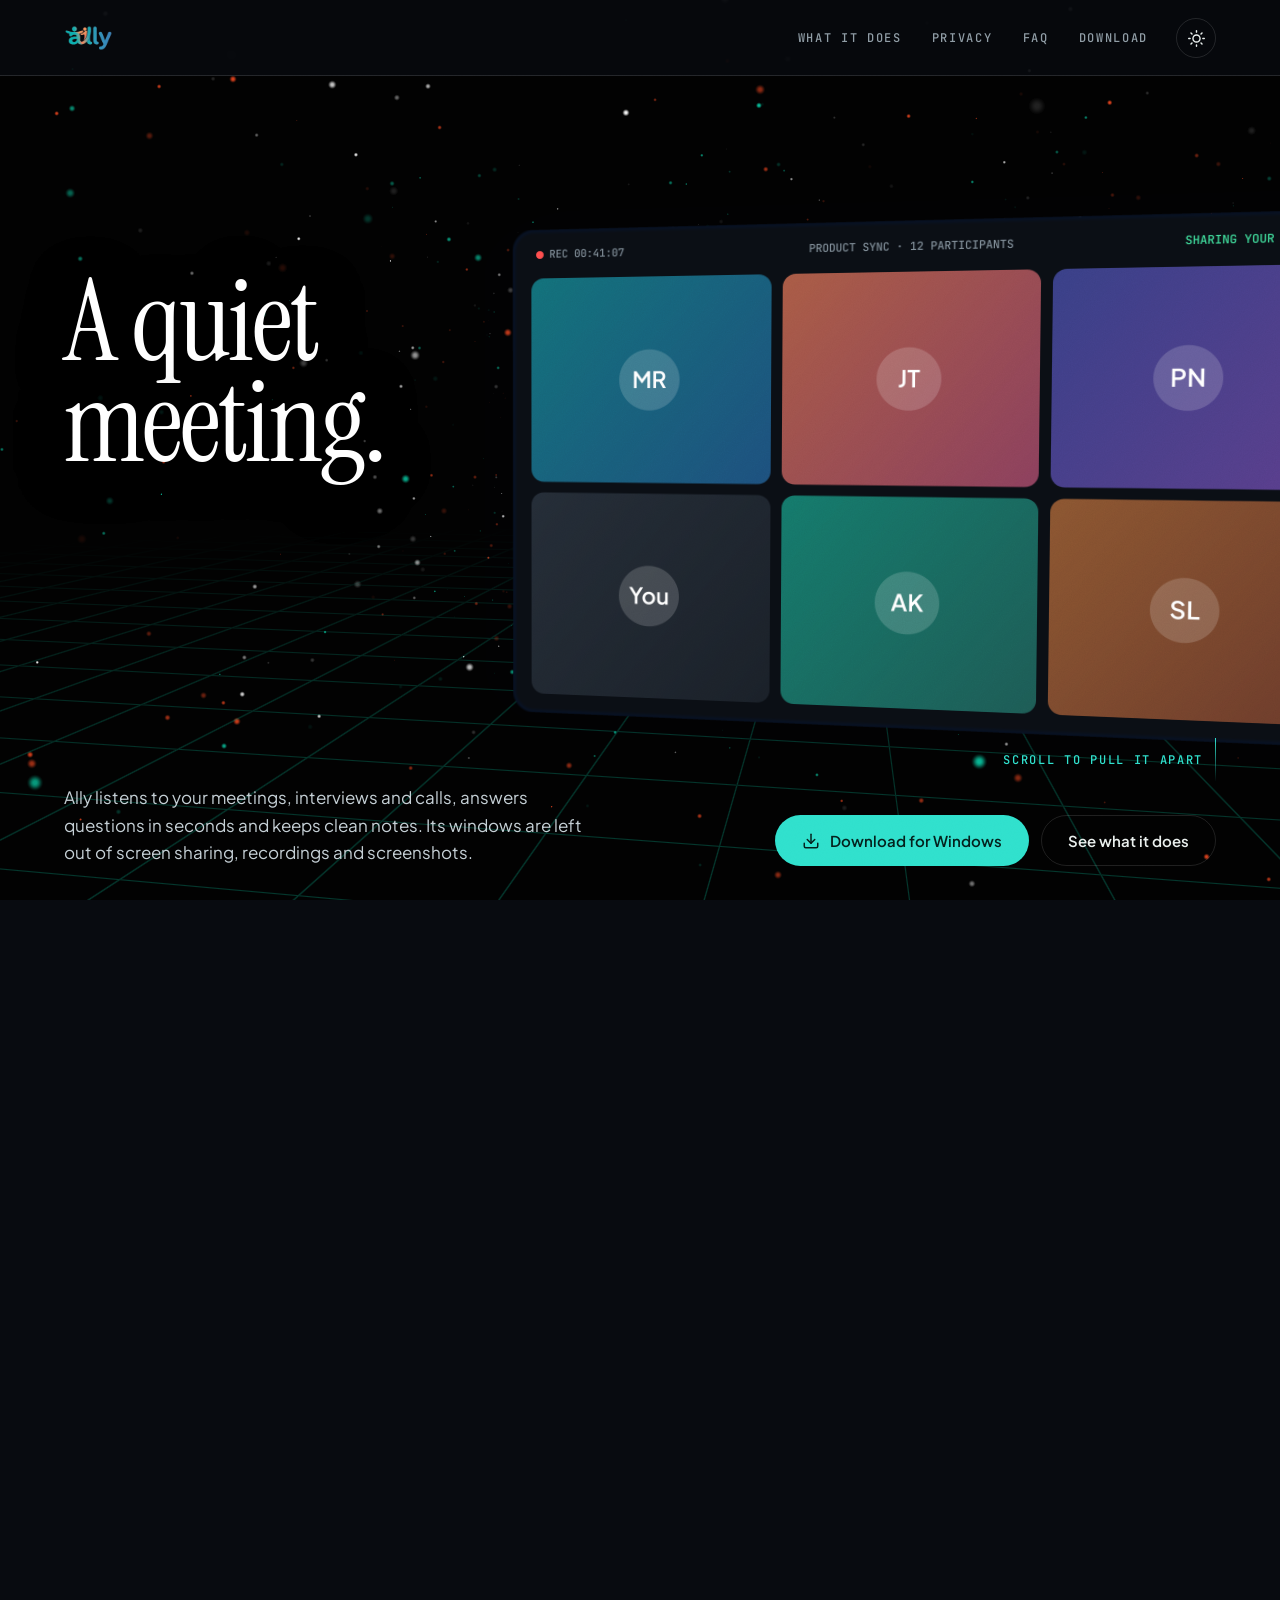
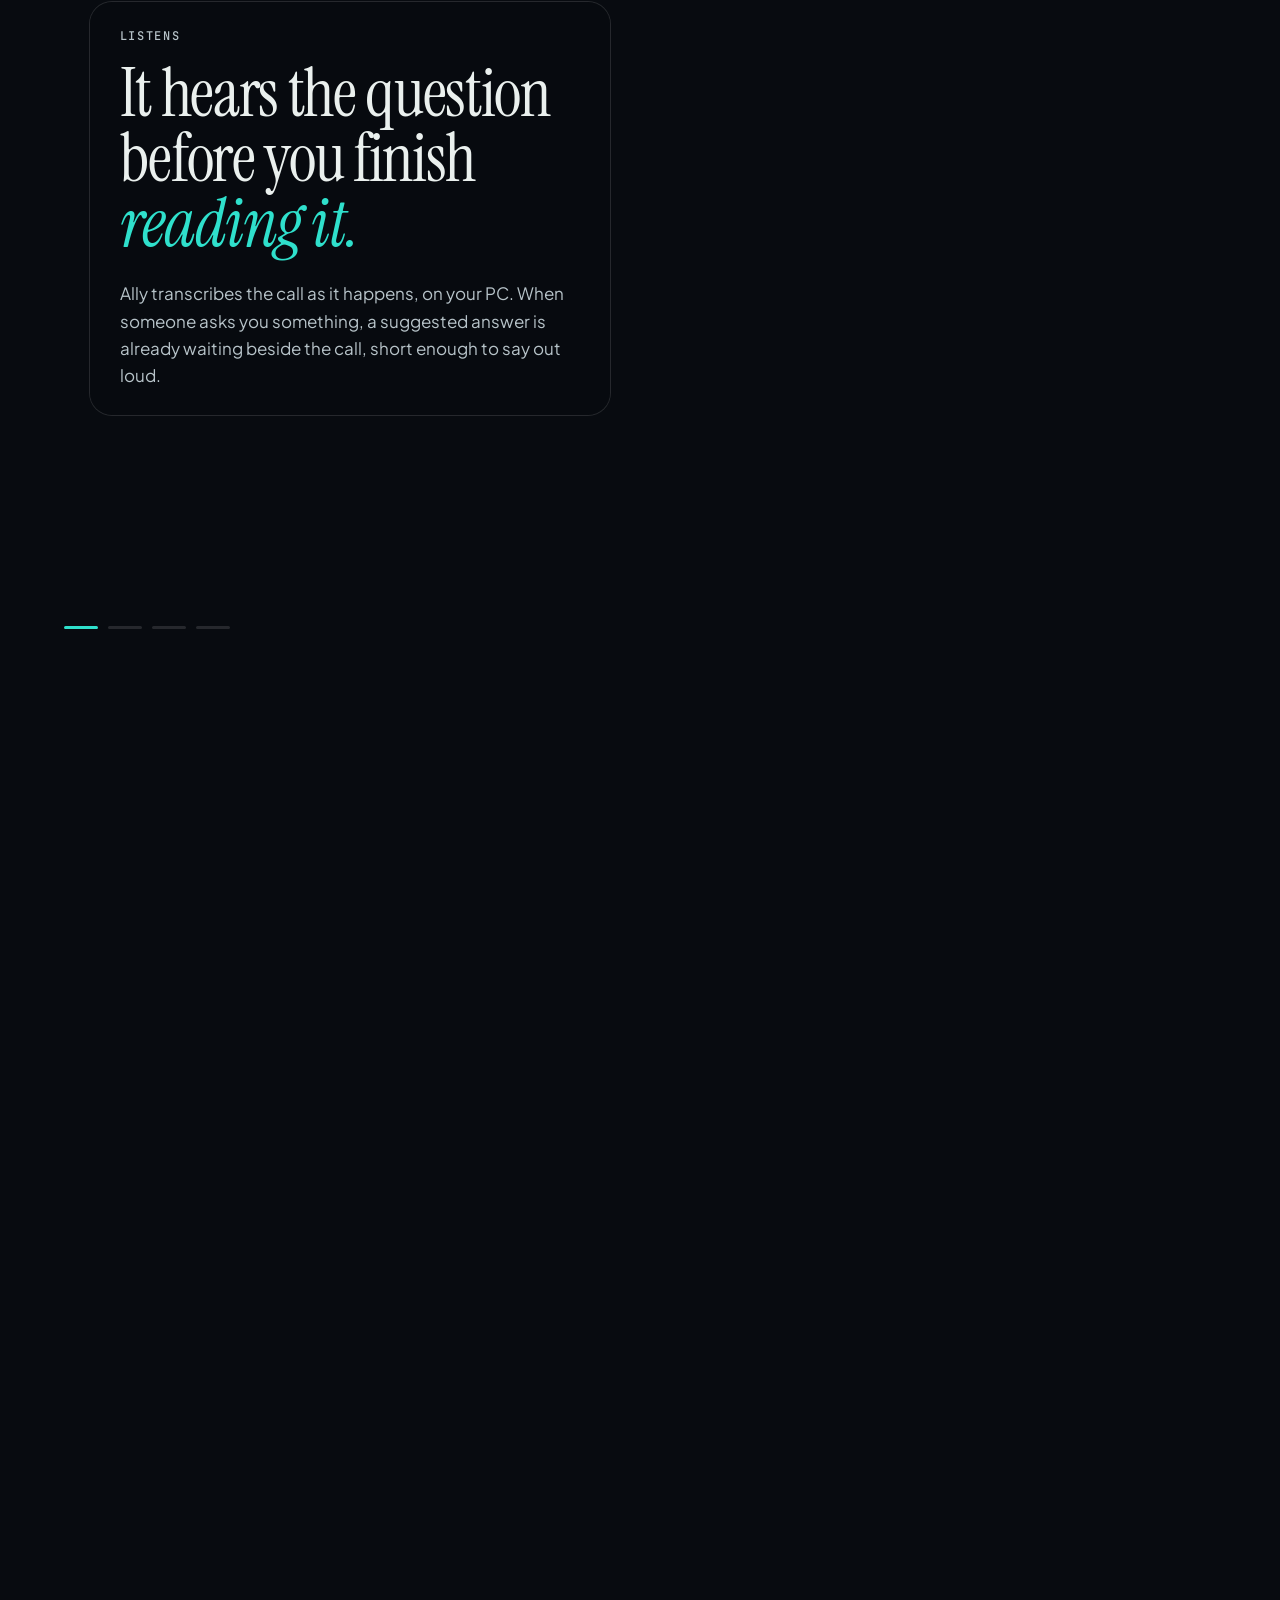
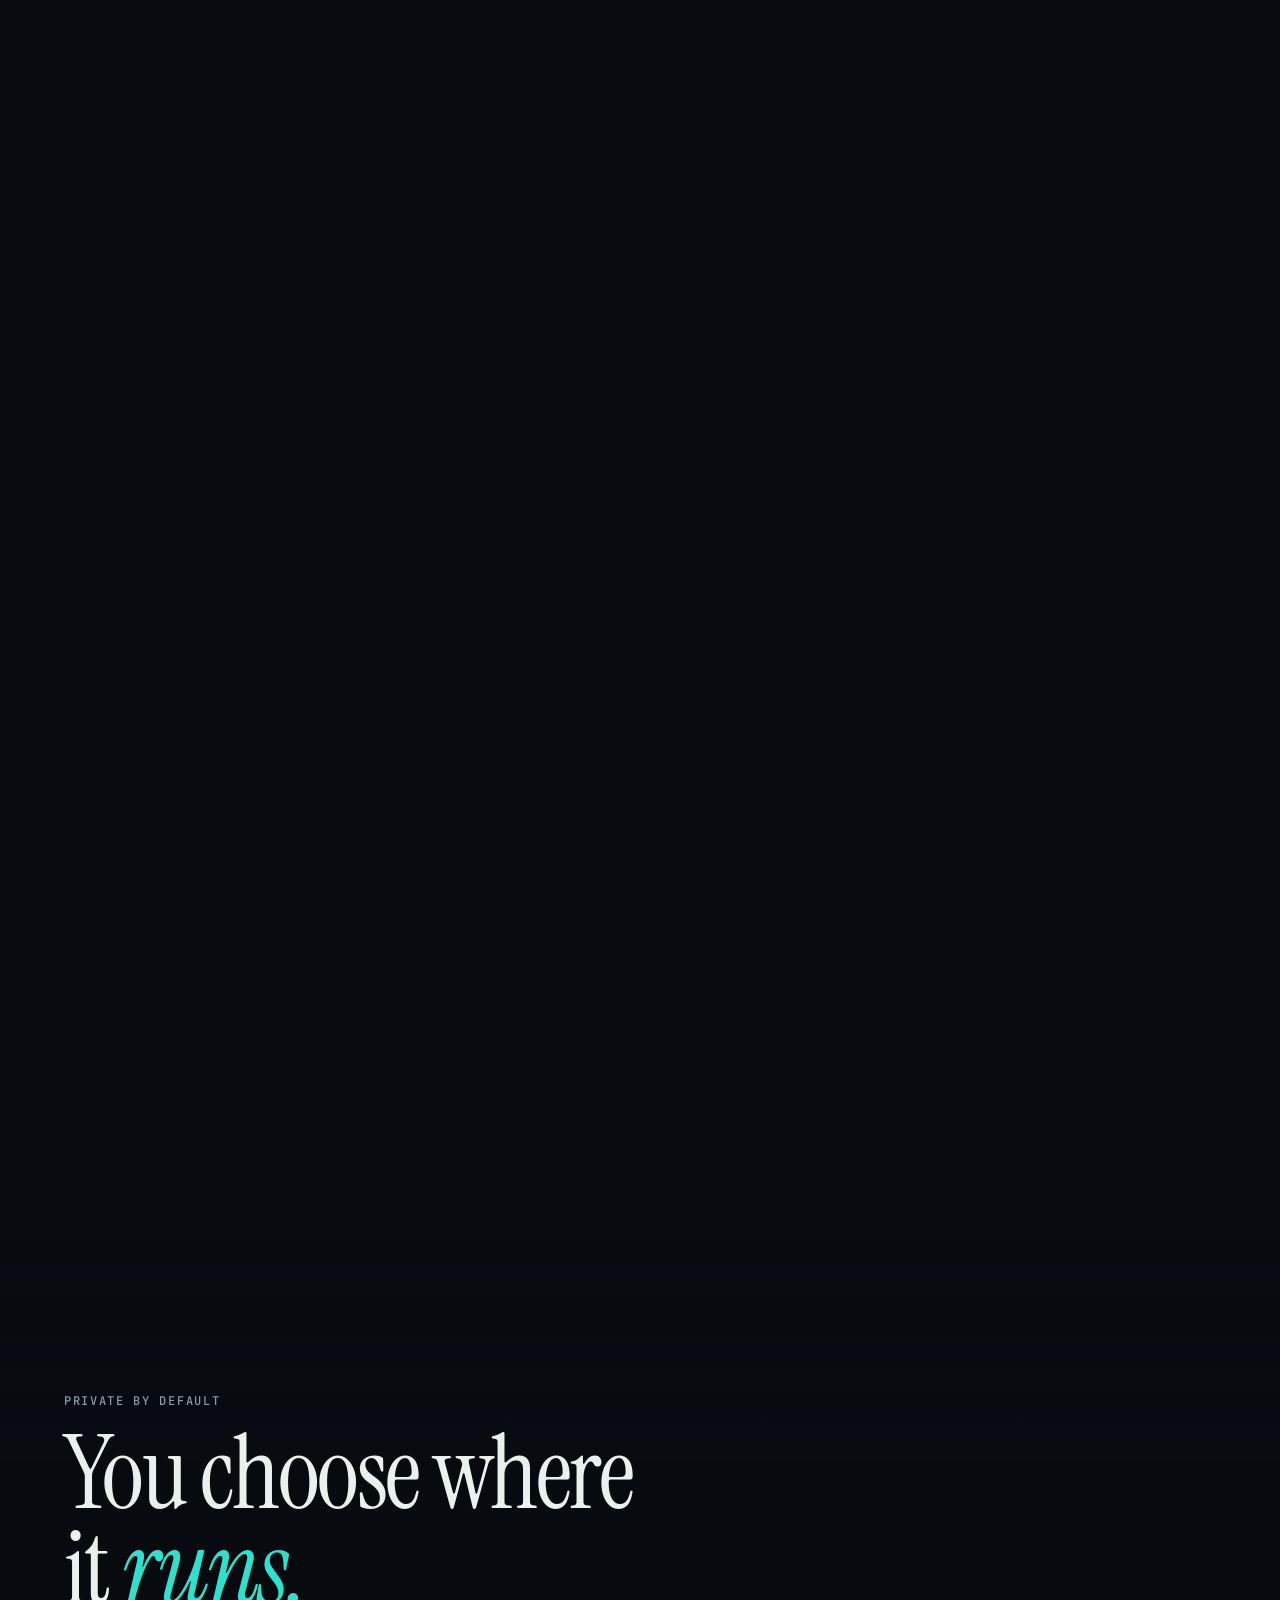
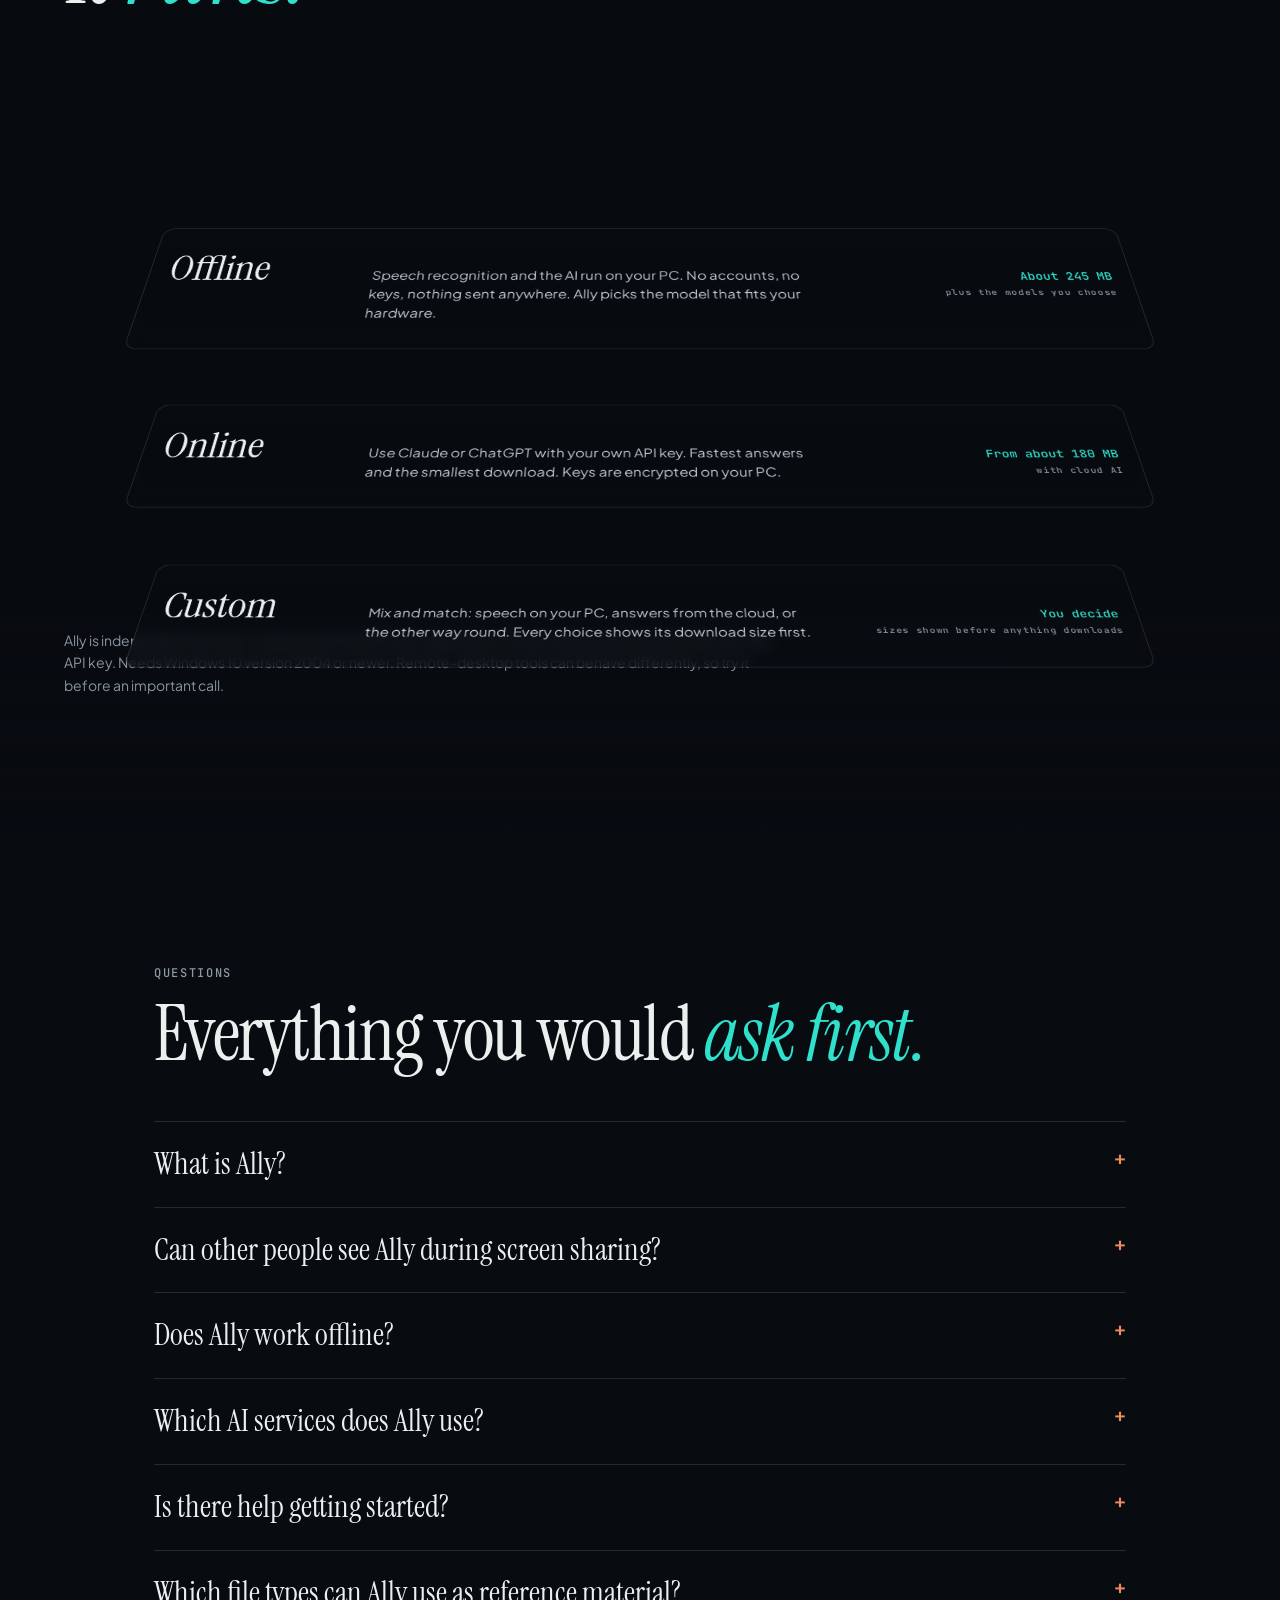
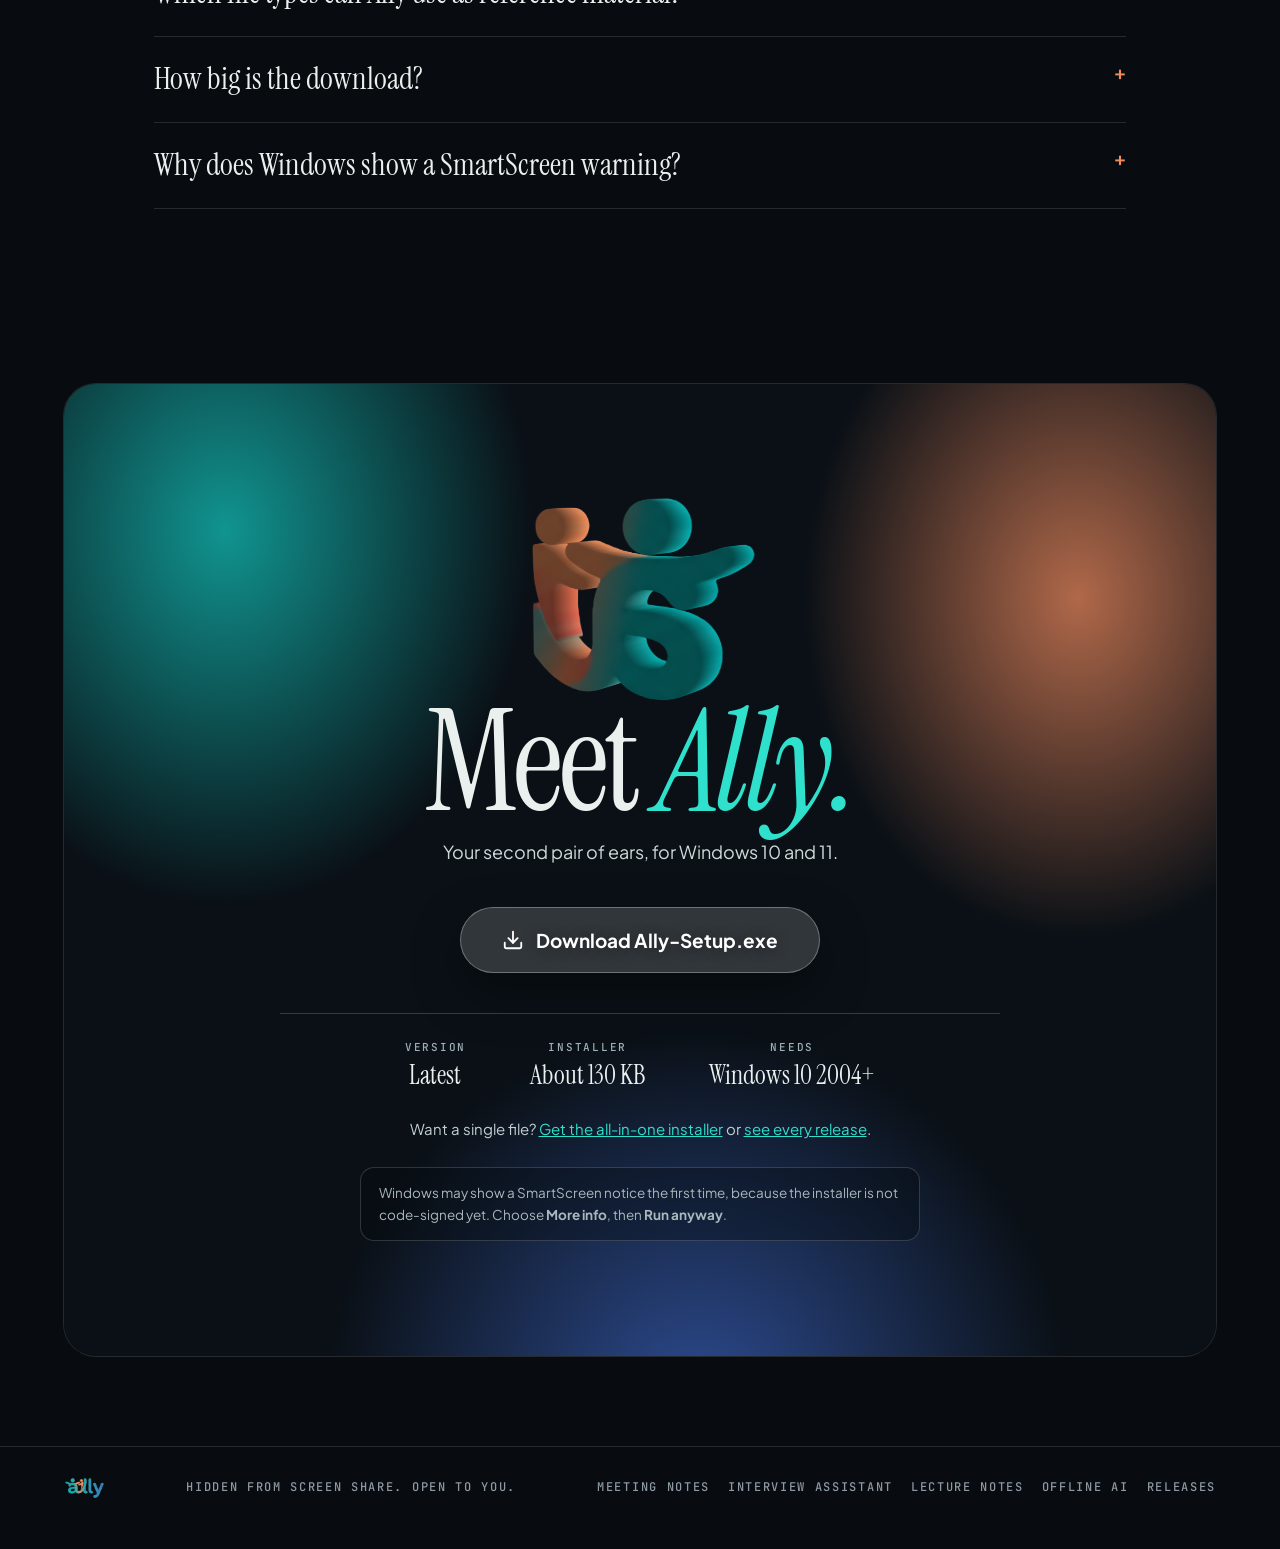
<file: index.html>
<!doctype html>
<html lang="en">
<head>
<meta charset="utf-8">
<meta name="viewport" content="width=device-width,initial-scale=1">
<title>Ally: AI meeting assistant for Windows, invisible to screen sharing</title>
<meta name="description" content="Ally is an AI meeting assistant for Windows: live answers, rolling notes and your own documents in a window only you can see. Works offline or with your own AI key.">
<meta name="theme-color" content="#080b10">
<meta name="robots" content="index,follow,max-image-preview:large">
<link rel="canonical" href="https://krishanmurariji.github.io/ally-releases/">
<meta property="og:type" content="website"><meta property="og:site_name" content="Ally">
<meta property="og:title" content="Ally: AI meeting assistant for Windows, invisible to screen sharing">
<meta property="og:description" content="Live answers, rolling notes and your own documents, in a window only you can see. Offline or with your own Claude or ChatGPT key.">
<meta property="og:url" content="https://krishanmurariji.github.io/ally-releases/"><meta property="og:image" content="https://krishanmurariji.github.io/ally-releases/assets/og.jpg"><meta property="og:image:width" content="1200"><meta property="og:image:height" content="630">
<meta name="twitter:card" content="summary_large_image"><meta name="twitter:image" content="https://krishanmurariji.github.io/ally-releases/assets/og.jpg">
<script type="application/ld+json">{"@context": "https://schema.org", "@graph": [{"@type": "SoftwareApplication", "name": "Ally", "alternateName": "Ally AI companion", "applicationCategory": "BusinessApplication", "operatingSystem": "Windows 10, Windows 11", "description": "Personal AI companion for Windows that listens to meetings, interviews and calls, suggests answers and keeps live notes. Hidden from screen sharing. Works offline or with your own Claude or ChatGPT API key.", "url": "https://krishanmurariji.github.io/ally-releases/", "image": "https://krishanmurariji.github.io/ally-releases/assets/og.jpg", "downloadUrl": "https://github.com/krishanmurariji/ally-releases/releases/latest/download/Ally-Setup.exe", "softwareHelp": "https://krishanmurariji.github.io/ally-releases/#faq"}, {"@type": "FAQPage", "mainEntity": [{"@type": "Question", "name": "What is Ally?", "acceptedAnswer": {"@type": "Answer", "text": "Ally is a personal AI companion for Windows 10 and 11. It listens to a meeting, interview or call, suggests short answers to the questions it hears, keeps rolling notes and can answer from your own PDFs, spreadsheets and documents."}}, {"@type": "Question", "name": "Can other people see Ally during screen sharing?", "acceptedAnswer": {"@type": "Answer", "text": "Ally's windows are excluded from screen sharing, recordings and screenshots using a Windows feature for protected content. It needs Windows 10 version 2004 or newer. Some remote-desktop tools behave differently, so test it before an important call."}}, {"@type": "Question", "name": "Does Ally work offline?", "acceptedAnswer": {"@type": "Answer", "text": "Yes. In offline mode speech recognition (Whisper) and the AI (Ollama models) run on your own PC, with no account and nothing sent anywhere. The installer suggests models that fit your hardware and shows each download size before it starts."}}, {"@type": "Question", "name": "Which AI services does Ally use?", "acceptedAnswer": {"@type": "Answer", "text": "Offline it uses local models. Online it uses Claude from Anthropic or ChatGPT from OpenAI with your own API key, which is encrypted on your PC. You pay that provider directly for what you use."}}, {"@type": "Question", "name": "Is there help getting started?", "acceptedAnswer": {"@type": "Answer", "text": "Yes. After installing, Ally opens its Control Center with a short step-by-step guide in plain language. It checks that Ally can hear and answer, helps you pick a mode, fill it in with a preset, add your files and turn it on. You can skip it at any time, choose not to see it again, or open it again with the ? button."}}, {"@type": "Question", "name": "Which file types can Ally use as reference material?", "acceptedAnswer": {"@type": "Answer", "text": "PDF, Excel, CSV, Word and plain text, up to 60 MB per file. Ally finds the passages relevant to each question and tells you which file they came from. Scanned PDFs without text cannot be read."}}, {"@type": "Question", "name": "How big is the download?", "acceptedAnswer": {"@type": "Answer", "text": "The web installer is about 130 KB and downloads only what you choose. An offline setup is about 245 MB plus the models you pick, and an online setup starts from about 180 MB. A single all-in-one installer is also available on the releases page."}}, {"@type": "Question", "name": "Why does Windows show a SmartScreen warning?", "acceptedAnswer": {"@type": "Answer", "text": "The installer is not code-signed yet, so Windows may show a notice the first time. Choose More info, then Run anyway."}}]}]}</script>
<link rel="icon" href="assets/favicon.png">
<link rel="preconnect" href="https://fonts.googleapis.com"><link rel="preconnect" href="https://fonts.gstatic.com" crossorigin>
<link rel="stylesheet" href="https://fonts.googleapis.com/css2?family=Instrument+Serif:ital@0;1&family=JetBrains+Mono:wght@400;500&display=swap">
<link rel="stylesheet" href="style.css">
<script src="theme.js"></script>
</head>
<body>
<svg width="0" height="0" style="position:absolute" aria-hidden="true"><symbol id="i-download" viewBox="0 0 24 24" fill="none" stroke="currentColor" stroke-width="2" stroke-linecap="round" stroke-linejoin="round"><path d="M21 15v4a2 2 0 0 1-2 2H5a2 2 0 0 1-2-2v-4"/><polyline points="7 10 12 15 17 10"/><line x1="12" y1="15" x2="12" y2="3"/></symbol></svg>
<div class="grain" aria-hidden="true"></div>

<header class="top">
  <a class="brand" href="#top" aria-label="Ally, back to the top"><img src="assets/ally-wordmark.png" alt="Ally" width="52" height="28"></a>
  <nav aria-label="Sections"><a href="#chapters">What it does</a><a href="#private">Privacy</a><a href="#faq">FAQ</a><a href="#get">Download</a></nav>
  <button class="tbtn ghostbtn" id="themeBtn" type="button" aria-label="Switch to the white theme"><svg class="ic ic-sun" viewBox="0 0 24 24" fill="none" stroke="currentColor" stroke-width="2" stroke-linecap="round" stroke-linejoin="round" aria-hidden="true"><circle cx="12" cy="12" r="5"/><line x1="12" y1="1" x2="12" y2="3"/><line x1="12" y1="21" x2="12" y2="23"/><line x1="4.22" y1="4.22" x2="5.64" y2="5.64"/><line x1="18.36" y1="18.36" x2="19.78" y2="19.78"/><line x1="1" y1="12" x2="3" y2="12"/><line x1="21" y1="12" x2="23" y2="12"/><line x1="4.22" y1="19.78" x2="5.64" y2="18.36"/><line x1="18.36" y1="5.64" x2="19.78" y2="4.22"/></svg><svg class="ic ic-moon" viewBox="0 0 24 24" fill="none" stroke="currentColor" stroke-width="2" stroke-linecap="round" stroke-linejoin="round" aria-hidden="true"><path d="M21 12.79A9 9 0 1 1 11.21 3 7 7 0 0 0 21 12.79z"/></svg></button>
</header>

<main id="top">
  <!-- HERO: a pinned 3D scene. Scrolling pulls the private layer out of the call and into the light. -->
  <section class="hero3d" id="hero" data-scene aria-labelledby="h1">
    <div class="pin">
      <div class="space" aria-hidden="true"><div class="floor"></div></div>
      <div class="stage3d" id="stage" aria-hidden="true" inert>
        <div class="slab call3d">
          <div class="call">
                  <div class="callbar"><span><i class="rec"></i>REC 00:41:07</span><span>Product sync · 12 participants</span><span class="share">Sharing your screen</span></div>
                  <div class="tiles"><div class="tile t1"><b>MR</b></div><div class="tile t2"><b>JT</b></div><div class="tile t3"><b>PN</b></div><div class="tile t4"><b>You</b></div><div class="tile t5"><b>AK</b></div><div class="tile t6"><b>SL</b></div></div>
          </div>
        </div>
        <div class="slab ally3d"><img src="assets/shots/overlay-answer.webp" alt="" width="940" height="940" decoding="async" fetchpriority="high"></div>
        <p class="tag t-a mono">What everyone sees</p>
        <p class="tag t-b mono">What only you see</p>
      </div>
      <h1 id="h1" class="sr">Ally: an AI meeting assistant for Windows that only you can see</h1>
      <div class="headline" aria-hidden="true">
        <p class="big h-a">A quiet<br>meeting.</p>
        <p class="big h-b">A second<br>pair of ears.</p>
      </div>
      <div class="herofoot">
        <p class="lede">Ally listens to your meetings, interviews and calls, answers questions in seconds and keeps clean notes. Its windows are left out of screen sharing, recordings and screenshots.</p>
        <div class="ctas"><a class="btn pri" href="#get"><svg class="ic"><use href="#i-download"/></svg>Download for Windows</a><a class="btn" href="#chapters">See what it does</a></div>
      </div>
      <p class="cue mono" aria-hidden="true">Scroll to pull it apart<i></i></p>
    </div>
  </section>

  <div class="ribbon" aria-hidden="true"><div class="track"><span>Interviews</span><i></i><span>Meeting notes</span><i></i><span>Knowledge Q&amp;A</span><i></i><span>Sales calls</span><i></i><span>Support</span><i></i><span>Lectures</span><i></i><span>Your own modes</span><i></i><span>Interviews</span><i></i><span>Meeting notes</span><i></i><span>Knowledge Q&amp;A</span><i></i><span>Sales calls</span><i></i><span>Support</span><i></i><span>Lectures</span><i></i><span>Your own modes</span><i></i></div></div>

  <!-- CHAPTERS -->
  <section class="chapters" id="chapters" data-scene>
    <div class="cstage">
    <article class="chap">
      <div class="num" aria-hidden="true">01</div>
      <div class="txt"><p class="mono">Listens</p><h2>It hears the question<br>before you finish<br><em>reading it.</em></h2><p>Ally transcribes the call as it happens, on your PC. When someone asks you something, a suggested answer is already waiting beside the call, short enough to say out loud.</p></div>
      <figure class="plate wipe"><div class="crop"><img src="assets/shots/overlay-answer.webp" alt="The Ally overlay suggesting an answer to an interview question" width="940" height="940" loading="lazy" decoding="async"></div><figcaption class="mono">Fig. 01<span>Suggested answer</span></figcaption></figure>
    </article>

    <article class="chap flip">
      <div class="num" aria-hidden="true">02</div>
      <div class="txt"><p class="mono">Remembers</p><h2>Your documents,<br>answered <em>by file.</em></h2><p>Drop in PDFs, spreadsheets, Word files and notes. Ally finds the passages that matter for each question and tells you which file they came from. Nothing leaves your PC when you run offline.</p>
        <ul class="ticks"><li>PDF, Excel, CSV, Word and text</li><li>Cites the file it used</li><li>Up to 60 MB per file</li></ul></div>
      <figure class="plate wipe"><div class="crop wide"><img src="assets/shots/center-materials.webp" alt="Ally Control Center with an Excel workbook, a PDF and a CSV file added as reference material" width="2360" height="1560" loading="lazy" decoding="async"></div><figcaption class="mono">Fig. 02<span>Reference materials</span></figcaption></figure>
    </article>

    <article class="chap">
      <div class="num" aria-hidden="true">03</div>
      <div class="txt"><p class="mono">Writes</p><h2>Notes that<br><em>write themselves.</em></h2><p>Summary, decisions, action items and open questions, kept up to date while people talk. Copy them, or save a Markdown file when the call ends.</p>
        <ul class="ticks"><li>Rolling notes during the call</li><li>A final summary on demand</li><li>Every session saved on your PC</li></ul></div>
      <figure class="plate wipe"><div class="crop"><img src="assets/shots/overlay-notes.webp" alt="Ally overlay with live notes: summary, decisions, action items and open questions" width="940" height="940" loading="lazy" decoding="async"></div><figcaption class="mono">Fig. 03<span>Live notes</span></figcaption></figure>
    </article>

    <article class="chap flip">
      <div class="num" aria-hidden="true">04</div>
      <div class="txt"><p class="mono">Adapts</p><h2>Six modes.<br>One click to <em>start.</em></h2><p>Interview assistant, meeting notes, knowledge Q&amp;A, sales coach, support and lecture notes. Every mode comes with ready-made presets: pick one, check the text, add your files and save.</p>
        <ul class="ticks"><li>48 ready-made presets across the modes</li><li>A step-by-step guide on first start, easy to skip</li><li>Ally waits until a mode is completely set up</li></ul></div>
      <figure class="plate wipe"><div class="crop wide"><img class="on-dark" src="assets/shots/center-presets.webp" alt="Ally Control Center in the black theme: the Interview Assistant mode with a row of presets and the description filled in" width="2360" height="1560" loading="lazy" decoding="async"><img class="on-light" src="assets/shots/center-presets-light.webp" alt="Ally Control Center in the white theme: the Interview Assistant mode with a row of presets and the description filled in" width="2360" height="1560" loading="lazy" decoding="async"></div><figcaption class="mono">Fig. 04<span>Control Center</span></figcaption></figure>
    </article>
    </div>
  </section>

  <!-- PRIVATE -->
  <section class="private" id="private">
    <p class="mono">Private by default</p>
    <h2>You choose where<br>it <em>runs.</em></h2>
    <div class="table">
      <div class="row" data-r><div class="k">Offline</div><p>Speech recognition and the AI run on your PC. No accounts, no keys, nothing sent anywhere. Ally picks the model that fits your hardware.</p><div class="v">About 245 MB<small>plus the models you choose</small></div></div>
      <div class="row" data-r><div class="k">Online</div><p>Use Claude or ChatGPT with your own API key. Fastest answers and the smallest download. Keys are encrypted on your PC.</p><div class="v">From about 180 MB<small>with cloud AI</small></div></div>
      <div class="row" data-r><div class="k">Custom</div><p>Mix and match: speech on your PC, answers from the cloud, or the other way round. Every choice shows its download size first.</p><div class="v">You decide<small>sizes shown before anything downloads</small></div></div>
    </div>
    <p class="note">Ally is independent software. Claude and ChatGPT are trademarks of their owners and are used with your own API key. Needs Windows 10 version 2004 or newer. Remote-desktop tools can behave differently, so try it before an important call.</p>
  </section>

  <!-- ABOUT + FAQ -->
  <section class="faq" id="faq">
    <p class="mono">Questions</p>
    <h2>Everything you would <em>ask first.</em></h2>
    <div class="qa"><details><summary>What is Ally?</summary><p>Ally is a personal AI companion for Windows 10 and 11. It listens to a meeting, interview or call, suggests short answers to the questions it hears, keeps rolling notes and can answer from your own PDFs, spreadsheets and documents.</p></details><details><summary>Can other people see Ally during screen sharing?</summary><p>Ally's windows are excluded from screen sharing, recordings and screenshots using a Windows feature for protected content. It needs Windows 10 version 2004 or newer. Some remote-desktop tools behave differently, so test it before an important call.</p></details><details><summary>Does Ally work offline?</summary><p>Yes. In offline mode speech recognition (Whisper) and the AI (Ollama models) run on your own PC, with no account and nothing sent anywhere. The installer suggests models that fit your hardware and shows each download size before it starts.</p></details><details><summary>Which AI services does Ally use?</summary><p>Offline it uses local models. Online it uses Claude from Anthropic or ChatGPT from OpenAI with your own API key, which is encrypted on your PC. You pay that provider directly for what you use.</p></details><details><summary>Is there help getting started?</summary><p>Yes. After installing, Ally opens its Control Center with a short step-by-step guide in plain language. It checks that Ally can hear and answer, helps you pick a mode, fill it in with a preset, add your files and turn it on. You can skip it at any time, choose not to see it again, or open it again with the ? button.</p></details><details><summary>Which file types can Ally use as reference material?</summary><p>PDF, Excel, CSV, Word and plain text, up to 60 MB per file. Ally finds the passages relevant to each question and tells you which file they came from. Scanned PDFs without text cannot be read.</p></details><details><summary>How big is the download?</summary><p>The web installer is about 130 KB and downloads only what you choose. An offline setup is about 245 MB plus the models you pick, and an online setup starts from about 180 MB. A single all-in-one installer is also available on the releases page.</p></details><details><summary>Why does Windows show a SmartScreen warning?</summary><p>The installer is not code-signed yet, so Windows may show a notice the first time. Choose More info, then Run anyway.</p></details></div>
  </section>

  <!-- DOWNLOAD -->
  <section class="get" id="get" data-scene>
    <div class="dl" id="dlroot">
      <div class="dlbg" aria-hidden="true"></div>
      <div class="dlhead">
        <div class="logo3d" aria-hidden="true"><div class="logo-stack" id="stack"></div></div>
        <h2>Meet <em>Ally.</em></h2>
        <p class="sub">Your second pair of ears, for Windows 10 and 11.</p>
      </div>
      <a class="dlbtn lg" id="dl-big" href="https://github.com/krishanmurariji/ally-releases/releases/latest/download/Ally-Setup.exe" data-config='{"button":true,"cornerRadius":34,"zRadius":30,"blurAmount":0.2,"refraction":0.8,"edgeHighlight":0.2,"specular":0.3,"brightness":-0.05}'><svg class="ic" viewBox="0 0 24 24" fill="none" stroke="currentColor" stroke-width="2" stroke-linecap="round" stroke-linejoin="round"><path d="M21 15v4a2 2 0 0 1-2 2H5a2 2 0 0 1-2-2v-4"/><polyline points="7 10 12 15 17 10"/><line x1="12" y1="15" x2="12" y2="3"/></svg>Download Ally-Setup.exe</a>
      <div class="dlrest">
        <dl class="spec"><div><dt>Version</dt><dd id="rel-ver">Latest</dd></div><div><dt>Installer</dt><dd id="rel-size">About 130 KB</dd></div><div><dt>Needs</dt><dd>Windows 10 2004+</dd></div></dl>
        <p class="links">Want a single file? <a id="dl-full" href="https://github.com/krishanmurariji/ally-releases/releases/latest">Get the all-in-one installer</a> or <a href="https://github.com/krishanmurariji/ally-releases/releases">see every release</a>.</p>
        <p class="warn">Windows may show a SmartScreen notice the first time, because the installer is not code-signed yet. Choose <b>More info</b>, then <b>Run anyway</b>.</p>
      </div>
    </div>
  </section>
</main>

<footer><img src="assets/ally-wordmark.png" alt="Ally" width="45" height="24"><span class="mono">Hidden from screen share. Open to you.</span><nav class="mono fnav" aria-label="Use cases"><a href="meeting-notes/">Meeting notes</a><a href="interview-assistant/">Interview assistant</a><a href="lecture-notes/">Lecture notes</a><a href="offline-ai-assistant/">Offline AI</a><a href="https://github.com/krishanmurariji/ally-releases/releases">Releases</a></nav></footer>
<script src="app.js" defer></script>
</body>
</html>
</file>
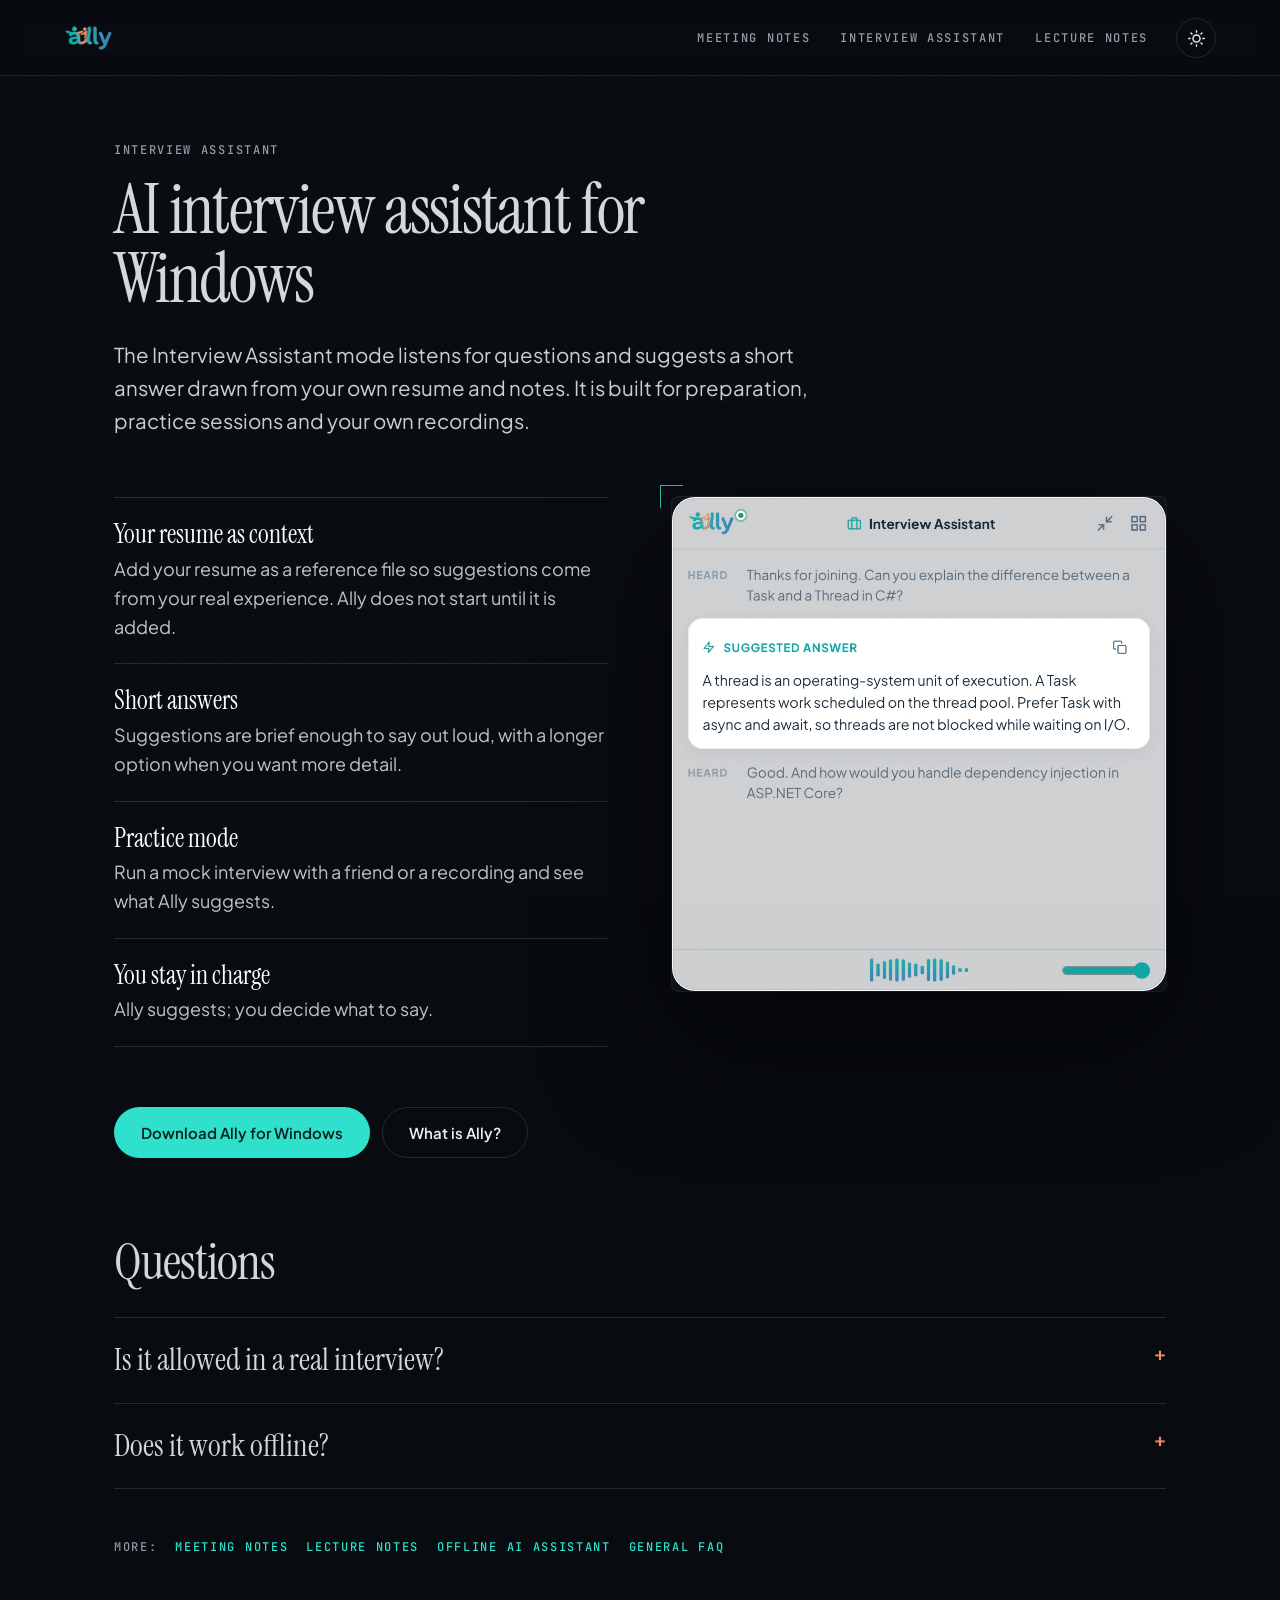
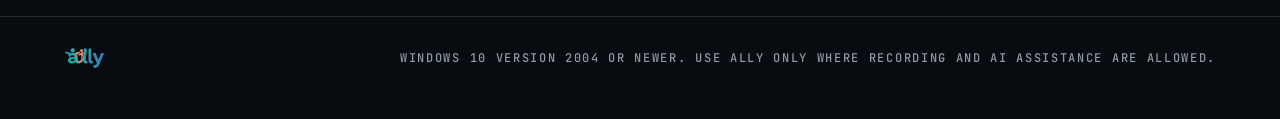
<file: interview-assistant/index.html>
<!doctype html>
<html lang="en"><head><meta charset="utf-8"><meta name="viewport" content="width=device-width,initial-scale=1">
<title>AI interview assistant for Windows | Ally</title><meta name="description" content="Ally's Interview Assistant suggests short answers to the questions it hears, using your resume as context. Offline or with your own Claude or ChatGPT key.">
<meta name="theme-color" content="#080b10"><link rel="canonical" href="https://krishanmurariji.github.io/ally-releases/interview-assistant/"><link rel="icon" href="../assets/favicon.png">
<meta property="og:type" content="article"><meta property="og:site_name" content="Ally"><meta property="og:title" content="AI interview assistant for Windows"><meta property="og:description" content="Ally's Interview Assistant suggests short answers to the questions it hears, using your resume as context. Offline or with your own Claude or ChatGPT key."><meta property="og:url" content="https://krishanmurariji.github.io/ally-releases/interview-assistant/"><meta property="og:image" content="https://krishanmurariji.github.io/ally-releases/assets/og.jpg">
<meta name="twitter:card" content="summary_large_image">
<script type="application/ld+json">{"@context": "https://schema.org", "@graph": [{"@type": "WebPage", "name": "AI interview assistant for Windows", "url": "https://krishanmurariji.github.io/ally-releases/interview-assistant/", "description": "Ally's Interview Assistant suggests short answers to the questions it hears, using your resume as context. Offline or with your own Claude or ChatGPT key.", "isPartOf": {"@type": "WebSite", "name": "Ally", "url": "https://krishanmurariji.github.io/ally-releases/"}}, {"@type": "FAQPage", "mainEntity": [{"@type": "Question", "name": "Is it allowed in a real interview?", "acceptedAnswer": {"@type": "Answer", "text": "That depends on the employer and the rules of the interview. Many interviews prohibit outside help. Read the rules before you use any assistant, and do not use Ally where it is not allowed."}}, {"@type": "Question", "name": "Does it work offline?", "acceptedAnswer": {"@type": "Answer", "text": "Yes. Speech recognition and the AI can run entirely on your PC."}}]}]}</script>
<link rel="stylesheet" href="https://fonts.googleapis.com/css2?family=Instrument+Serif:ital@0;1&family=JetBrains+Mono:wght@400;500&display=swap">
<link rel="stylesheet" href="../style.css"><script src="../theme.js"></script></head>
<body class="sub"><div class="grain" aria-hidden="true"></div>
<header class="top"><a class="brand" href="../" aria-label="Ally home"><img src="../assets/ally-wordmark.png" alt="Ally" width="52" height="28"></a><nav aria-label="Pages"><a href="../meeting-notes/">Meeting notes</a><a href="../interview-assistant/">Interview assistant</a><a href="../lecture-notes/">Lecture notes</a></nav><button class="tbtn ghostbtn" id="themeBtn" type="button" aria-label="Switch to the white theme"><svg class="ic ic-sun" viewBox="0 0 24 24" fill="none" stroke="currentColor" stroke-width="2" stroke-linecap="round" stroke-linejoin="round" aria-hidden="true"><circle cx="12" cy="12" r="5"/><line x1="12" y1="1" x2="12" y2="3"/><line x1="12" y1="21" x2="12" y2="23"/><line x1="4.22" y1="4.22" x2="5.64" y2="5.64"/><line x1="18.36" y1="18.36" x2="19.78" y2="19.78"/><line x1="1" y1="12" x2="3" y2="12"/><line x1="21" y1="12" x2="23" y2="12"/><line x1="4.22" y1="19.78" x2="5.64" y2="18.36"/><line x1="18.36" y1="5.64" x2="19.78" y2="4.22"/></svg><svg class="ic ic-moon" viewBox="0 0 24 24" fill="none" stroke="currentColor" stroke-width="2" stroke-linecap="round" stroke-linejoin="round" aria-hidden="true"><path d="M21 12.79A9 9 0 1 1 11.21 3 7 7 0 0 0 21 12.79z"/></svg></button></header>
<main class="page">
<p class="mono">Interview assistant</p>
<h1>AI interview assistant for Windows</h1>
<p class="lead">The Interview Assistant mode listens for questions and suggests a short answer drawn from your own resume and notes. It is built for preparation, practice sessions and your own recordings.</p>
<div class="pgrid"><ul class="pts"><li><b>Your resume as context</b><span>Add your resume as a reference file so suggestions come from your real experience. Ally does not start until it is added.</span></li><li><b>Short answers</b><span>Suggestions are brief enough to say out loud, with a longer option when you want more detail.</span></li><li><b>Practice mode</b><span>Run a mock interview with a friend or a recording and see what Ally suggests.</span></li><li><b>You stay in charge</b><span>Ally suggests; you decide what to say.</span></li></ul>
<figure class="plate"><div class="crop"><img src="../assets/shots/overlay-answer.webp" alt="The Ally overlay suggesting an answer to an interview question" width="940" height="940" decoding="async"></div></figure></div>
<div class="cta2"><a class="btn pri" href="https://github.com/krishanmurariji/ally-releases/releases/latest/download/Ally-Setup.exe">Download Ally for Windows</a><a class="btn" href="../">What is Ally?</a></div>
<section class="faq in"><h2>Questions</h2><div class="qa"><details><summary>Is it allowed in a real interview?</summary><p>That depends on the employer and the rules of the interview. Many interviews prohibit outside help. Read the rules before you use any assistant, and do not use Ally where it is not allowed.</p></details><details><summary>Does it work offline?</summary><p>Yes. Speech recognition and the AI can run entirely on your PC.</p></details></div></section>
<p class="mono more">More: <a href="../meeting-notes/">Meeting notes</a><a href="../lecture-notes/">Lecture notes</a><a href="../offline-ai-assistant/">Offline AI assistant</a><a href="../#faq">General FAQ</a></p>
</main>
<footer><img src="../assets/ally-wordmark.png" alt="Ally" width="45" height="24"><span class="mono">Windows 10 version 2004 or newer. Use Ally only where recording and AI assistance are allowed.</span></footer>
</body></html>
</file>
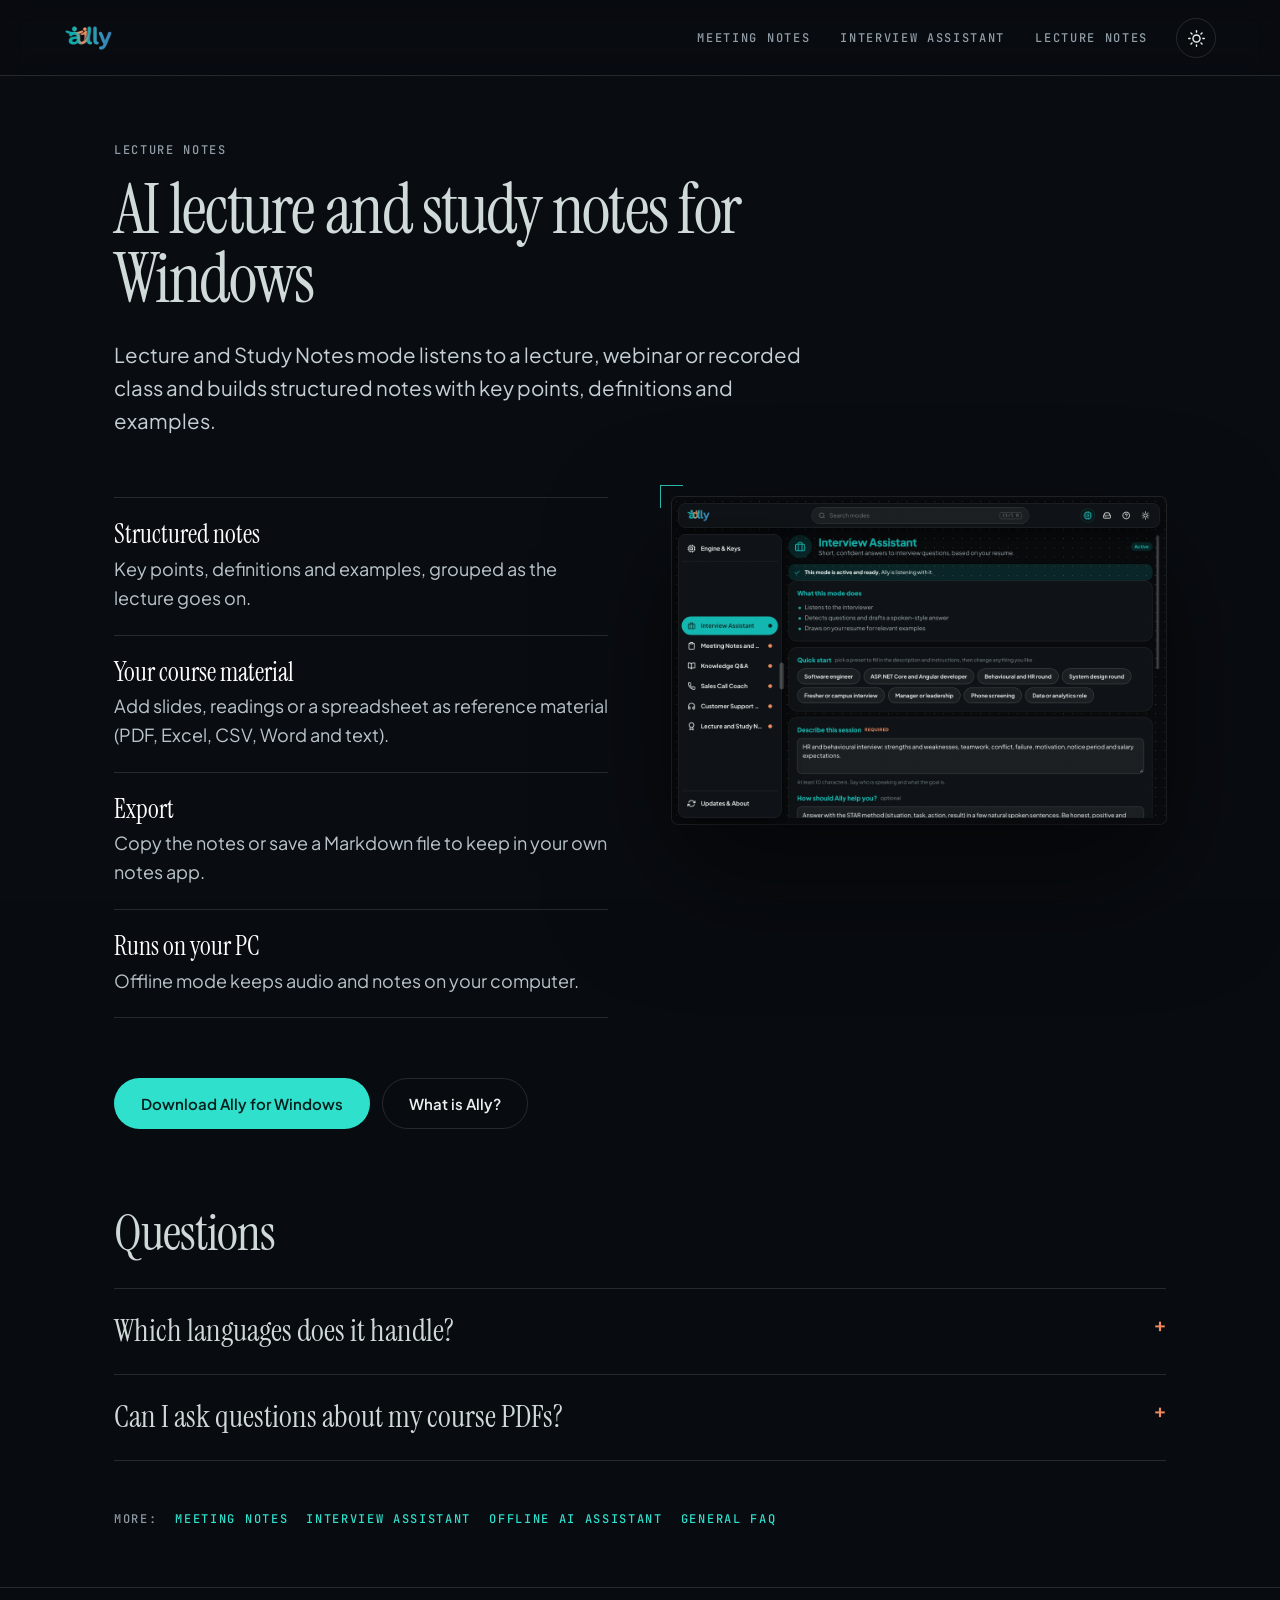
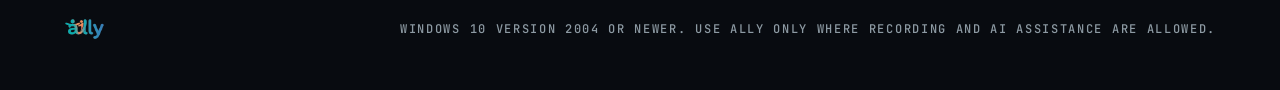
<file: lecture-notes/index.html>
<!doctype html>
<html lang="en"><head><meta charset="utf-8"><meta name="viewport" content="width=device-width,initial-scale=1">
<title>AI lecture and study notes for Windows | Ally</title><meta name="description" content="Ally's Lecture and Study Notes mode turns a lecture into structured notes with definitions and examples. Works offline or with your own Claude or ChatGPT key.">
<meta name="theme-color" content="#080b10"><link rel="canonical" href="https://krishanmurariji.github.io/ally-releases/lecture-notes/"><link rel="icon" href="../assets/favicon.png">
<meta property="og:type" content="article"><meta property="og:site_name" content="Ally"><meta property="og:title" content="AI lecture and study notes for Windows"><meta property="og:description" content="Ally's Lecture and Study Notes mode turns a lecture into structured notes with definitions and examples. Works offline or with your own Claude or ChatGPT key."><meta property="og:url" content="https://krishanmurariji.github.io/ally-releases/lecture-notes/"><meta property="og:image" content="https://krishanmurariji.github.io/ally-releases/assets/og.jpg">
<meta name="twitter:card" content="summary_large_image">
<script type="application/ld+json">{"@context": "https://schema.org", "@graph": [{"@type": "WebPage", "name": "AI lecture and study notes for Windows", "url": "https://krishanmurariji.github.io/ally-releases/lecture-notes/", "description": "Ally's Lecture and Study Notes mode turns a lecture into structured notes with definitions and examples. Works offline or with your own Claude or ChatGPT key.", "isPartOf": {"@type": "WebSite", "name": "Ally", "url": "https://krishanmurariji.github.io/ally-releases/"}}, {"@type": "FAQPage", "mainEntity": [{"@type": "Question", "name": "Which languages does it handle?", "acceptedAnswer": {"@type": "Answer", "text": "That depends on the speech model you choose. The installer shows what each model needs before you download it."}}, {"@type": "Question", "name": "Can I ask questions about my course PDFs?", "acceptedAnswer": {"@type": "Answer", "text": "Yes. Knowledge Q&A mode answers from the files you add and names the file it used."}}]}]}</script>
<link rel="stylesheet" href="https://fonts.googleapis.com/css2?family=Instrument+Serif:ital@0;1&family=JetBrains+Mono:wght@400;500&display=swap">
<link rel="stylesheet" href="../style.css"><script src="../theme.js"></script></head>
<body class="sub"><div class="grain" aria-hidden="true"></div>
<header class="top"><a class="brand" href="../" aria-label="Ally home"><img src="../assets/ally-wordmark.png" alt="Ally" width="52" height="28"></a><nav aria-label="Pages"><a href="../meeting-notes/">Meeting notes</a><a href="../interview-assistant/">Interview assistant</a><a href="../lecture-notes/">Lecture notes</a></nav><button class="tbtn ghostbtn" id="themeBtn" type="button" aria-label="Switch to the white theme"><svg class="ic ic-sun" viewBox="0 0 24 24" fill="none" stroke="currentColor" stroke-width="2" stroke-linecap="round" stroke-linejoin="round" aria-hidden="true"><circle cx="12" cy="12" r="5"/><line x1="12" y1="1" x2="12" y2="3"/><line x1="12" y1="21" x2="12" y2="23"/><line x1="4.22" y1="4.22" x2="5.64" y2="5.64"/><line x1="18.36" y1="18.36" x2="19.78" y2="19.78"/><line x1="1" y1="12" x2="3" y2="12"/><line x1="21" y1="12" x2="23" y2="12"/><line x1="4.22" y1="19.78" x2="5.64" y2="18.36"/><line x1="18.36" y1="5.64" x2="19.78" y2="4.22"/></svg><svg class="ic ic-moon" viewBox="0 0 24 24" fill="none" stroke="currentColor" stroke-width="2" stroke-linecap="round" stroke-linejoin="round" aria-hidden="true"><path d="M21 12.79A9 9 0 1 1 11.21 3 7 7 0 0 0 21 12.79z"/></svg></button></header>
<main class="page">
<p class="mono">Lecture notes</p>
<h1>AI lecture and study notes for Windows</h1>
<p class="lead">Lecture and Study Notes mode listens to a lecture, webinar or recorded class and builds structured notes with key points, definitions and examples.</p>
<div class="pgrid"><ul class="pts"><li><b>Structured notes</b><span>Key points, definitions and examples, grouped as the lecture goes on.</span></li><li><b>Your course material</b><span>Add slides, readings or a spreadsheet as reference material (PDF, Excel, CSV, Word and text).</span></li><li><b>Export</b><span>Copy the notes or save a Markdown file to keep in your own notes app.</span></li><li><b>Runs on your PC</b><span>Offline mode keeps audio and notes on your computer.</span></li></ul>
<figure class="plate"><div class="crop wide"><img src="../assets/shots/center-modes.webp" alt="Ally Control Center with the mode list and session settings" width="2360" height="1560" decoding="async"></div></figure></div>
<div class="cta2"><a class="btn pri" href="https://github.com/krishanmurariji/ally-releases/releases/latest/download/Ally-Setup.exe">Download Ally for Windows</a><a class="btn" href="../">What is Ally?</a></div>
<section class="faq in"><h2>Questions</h2><div class="qa"><details><summary>Which languages does it handle?</summary><p>That depends on the speech model you choose. The installer shows what each model needs before you download it.</p></details><details><summary>Can I ask questions about my course PDFs?</summary><p>Yes. Knowledge Q&A mode answers from the files you add and names the file it used.</p></details></div></section>
<p class="mono more">More: <a href="../meeting-notes/">Meeting notes</a><a href="../interview-assistant/">Interview assistant</a><a href="../offline-ai-assistant/">Offline AI assistant</a><a href="../#faq">General FAQ</a></p>
</main>
<footer><img src="../assets/ally-wordmark.png" alt="Ally" width="45" height="24"><span class="mono">Windows 10 version 2004 or newer. Use Ally only where recording and AI assistance are allowed.</span></footer>
</body></html>
</file>
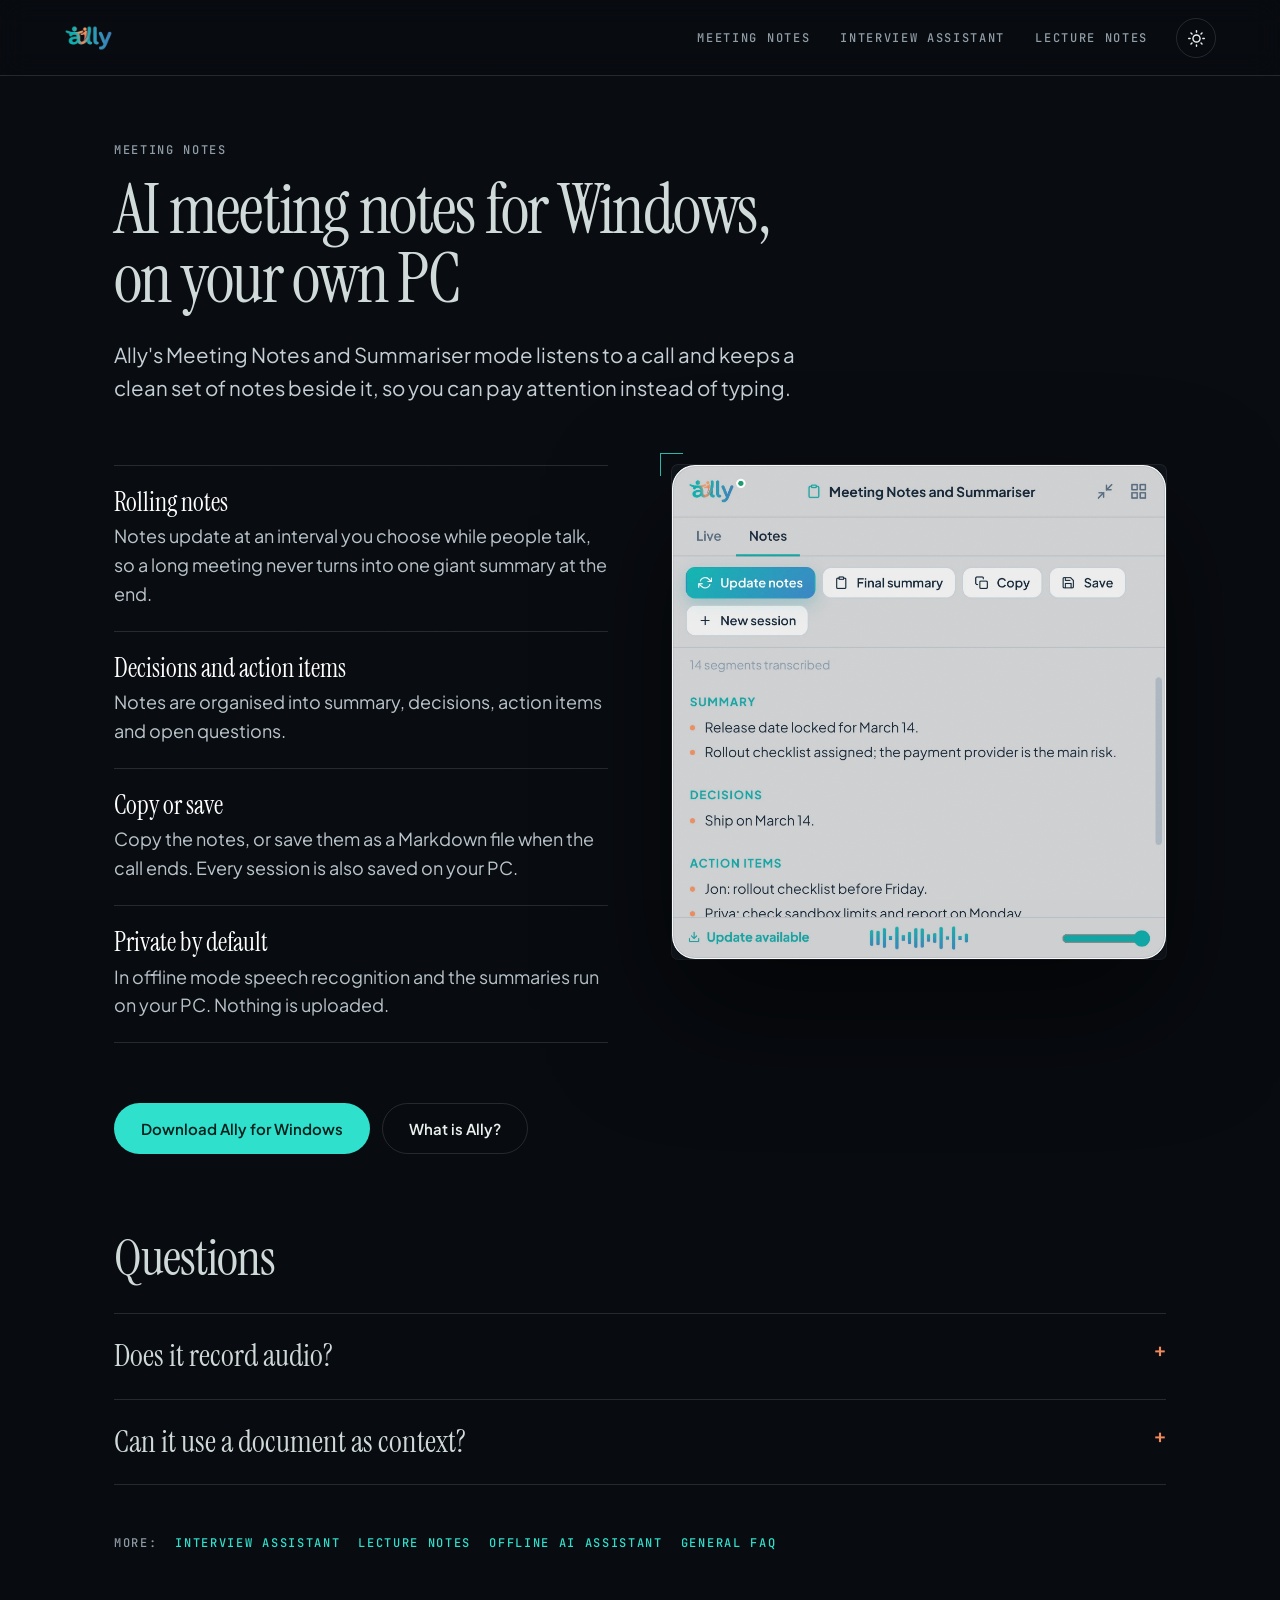
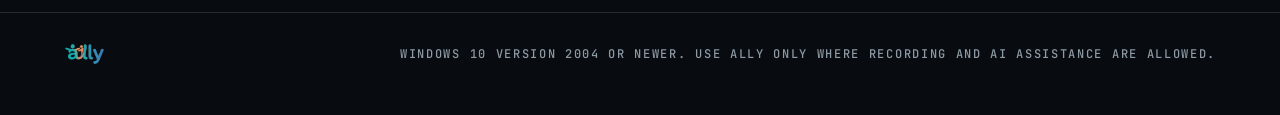
<file: meeting-notes/index.html>
<!doctype html>
<html lang="en"><head><meta charset="utf-8"><meta name="viewport" content="width=device-width,initial-scale=1">
<title>AI meeting notes for Windows, on your own PC | Ally</title><meta name="description" content="Ally keeps live meeting notes on Windows: summary, decisions, action items and open questions. Works offline or with your own Claude or ChatGPT key.">
<meta name="theme-color" content="#080b10"><link rel="canonical" href="https://krishanmurariji.github.io/ally-releases/meeting-notes/"><link rel="icon" href="../assets/favicon.png">
<meta property="og:type" content="article"><meta property="og:site_name" content="Ally"><meta property="og:title" content="AI meeting notes for Windows, on your own PC"><meta property="og:description" content="Ally keeps live meeting notes on Windows: summary, decisions, action items and open questions. Works offline or with your own Claude or ChatGPT key."><meta property="og:url" content="https://krishanmurariji.github.io/ally-releases/meeting-notes/"><meta property="og:image" content="https://krishanmurariji.github.io/ally-releases/assets/og.jpg">
<meta name="twitter:card" content="summary_large_image">
<script type="application/ld+json">{"@context": "https://schema.org", "@graph": [{"@type": "WebPage", "name": "AI meeting notes for Windows, on your own PC", "url": "https://krishanmurariji.github.io/ally-releases/meeting-notes/", "description": "Ally keeps live meeting notes on Windows: summary, decisions, action items and open questions. Works offline or with your own Claude or ChatGPT key.", "isPartOf": {"@type": "WebSite", "name": "Ally", "url": "https://krishanmurariji.github.io/ally-releases/"}}, {"@type": "FAQPage", "mainEntity": [{"@type": "Question", "name": "Does it record audio?", "acceptedAnswer": {"@type": "Answer", "text": "Ally transcribes what it hears to produce notes. Check the rules for recording and transcription where you work, and tell participants when required."}}, {"@type": "Question", "name": "Can it use a document as context?", "acceptedAnswer": {"@type": "Answer", "text": "Yes. Add the agenda or a spreadsheet as reference material and Ally can refer to it."}}]}]}</script>
<link rel="stylesheet" href="https://fonts.googleapis.com/css2?family=Instrument+Serif:ital@0;1&family=JetBrains+Mono:wght@400;500&display=swap">
<link rel="stylesheet" href="../style.css"><script src="../theme.js"></script></head>
<body class="sub"><div class="grain" aria-hidden="true"></div>
<header class="top"><a class="brand" href="../" aria-label="Ally home"><img src="../assets/ally-wordmark.png" alt="Ally" width="52" height="28"></a><nav aria-label="Pages"><a href="../meeting-notes/">Meeting notes</a><a href="../interview-assistant/">Interview assistant</a><a href="../lecture-notes/">Lecture notes</a></nav><button class="tbtn ghostbtn" id="themeBtn" type="button" aria-label="Switch to the white theme"><svg class="ic ic-sun" viewBox="0 0 24 24" fill="none" stroke="currentColor" stroke-width="2" stroke-linecap="round" stroke-linejoin="round" aria-hidden="true"><circle cx="12" cy="12" r="5"/><line x1="12" y1="1" x2="12" y2="3"/><line x1="12" y1="21" x2="12" y2="23"/><line x1="4.22" y1="4.22" x2="5.64" y2="5.64"/><line x1="18.36" y1="18.36" x2="19.78" y2="19.78"/><line x1="1" y1="12" x2="3" y2="12"/><line x1="21" y1="12" x2="23" y2="12"/><line x1="4.22" y1="19.78" x2="5.64" y2="18.36"/><line x1="18.36" y1="5.64" x2="19.78" y2="4.22"/></svg><svg class="ic ic-moon" viewBox="0 0 24 24" fill="none" stroke="currentColor" stroke-width="2" stroke-linecap="round" stroke-linejoin="round" aria-hidden="true"><path d="M21 12.79A9 9 0 1 1 11.21 3 7 7 0 0 0 21 12.79z"/></svg></button></header>
<main class="page">
<p class="mono">Meeting notes</p>
<h1>AI meeting notes for Windows, on your own PC</h1>
<p class="lead">Ally's Meeting Notes and Summariser mode listens to a call and keeps a clean set of notes beside it, so you can pay attention instead of typing.</p>
<div class="pgrid"><ul class="pts"><li><b>Rolling notes</b><span>Notes update at an interval you choose while people talk, so a long meeting never turns into one giant summary at the end.</span></li><li><b>Decisions and action items</b><span>Notes are organised into summary, decisions, action items and open questions.</span></li><li><b>Copy or save</b><span>Copy the notes, or save them as a Markdown file when the call ends. Every session is also saved on your PC.</span></li><li><b>Private by default</b><span>In offline mode speech recognition and the summaries run on your PC. Nothing is uploaded.</span></li></ul>
<figure class="plate"><div class="crop"><img src="../assets/shots/overlay-notes.webp" alt="Ally overlay with live notes: summary, decisions, action items and open questions" width="940" height="940" decoding="async"></div></figure></div>
<div class="cta2"><a class="btn pri" href="https://github.com/krishanmurariji/ally-releases/releases/latest/download/Ally-Setup.exe">Download Ally for Windows</a><a class="btn" href="../">What is Ally?</a></div>
<section class="faq in"><h2>Questions</h2><div class="qa"><details><summary>Does it record audio?</summary><p>Ally transcribes what it hears to produce notes. Check the rules for recording and transcription where you work, and tell participants when required.</p></details><details><summary>Can it use a document as context?</summary><p>Yes. Add the agenda or a spreadsheet as reference material and Ally can refer to it.</p></details></div></section>
<p class="mono more">More: <a href="../interview-assistant/">Interview assistant</a><a href="../lecture-notes/">Lecture notes</a><a href="../offline-ai-assistant/">Offline AI assistant</a><a href="../#faq">General FAQ</a></p>
</main>
<footer><img src="../assets/ally-wordmark.png" alt="Ally" width="45" height="24"><span class="mono">Windows 10 version 2004 or newer. Use Ally only where recording and AI assistance are allowed.</span></footer>
</body></html>
</file>
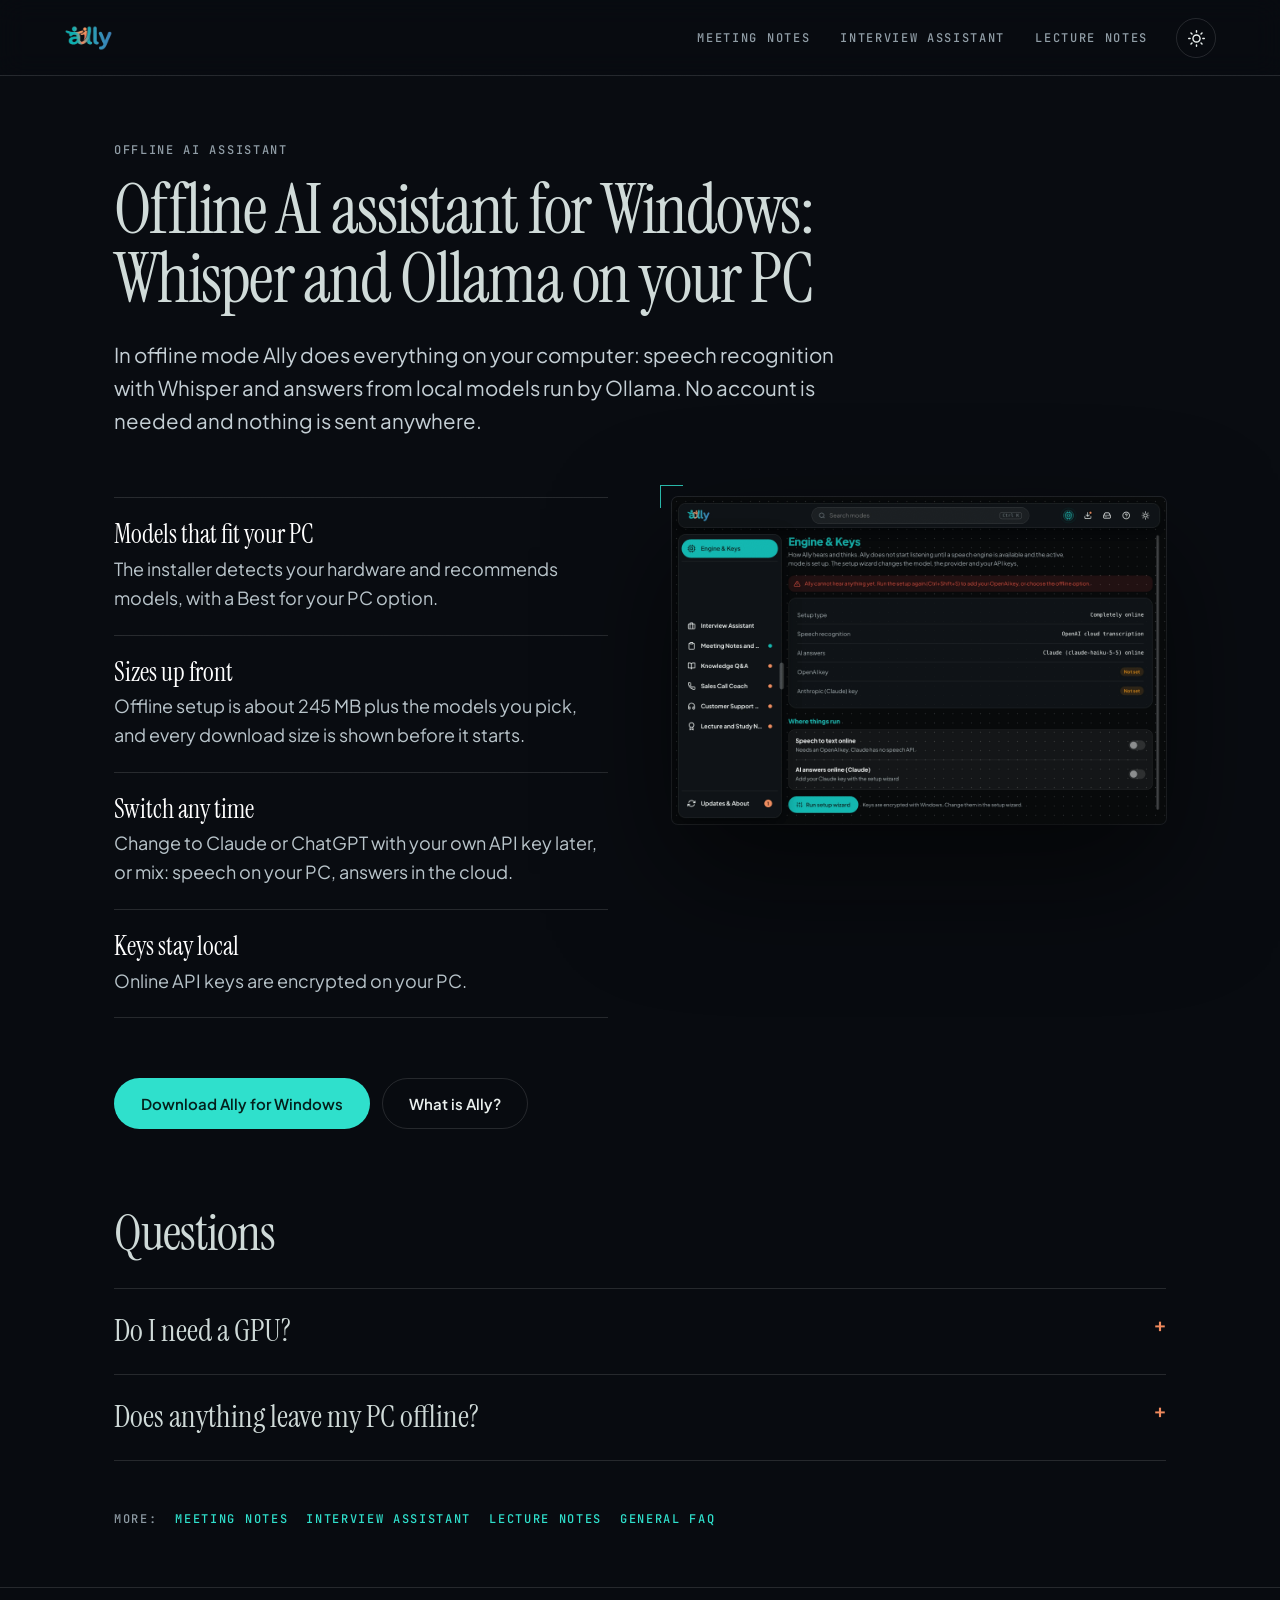
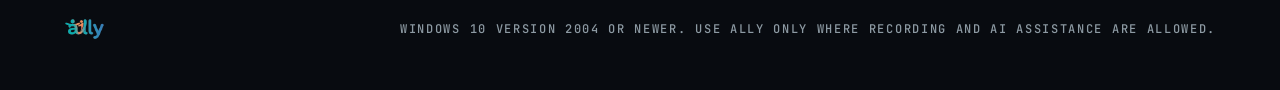
<file: offline-ai-assistant/index.html>
<!doctype html>
<html lang="en"><head><meta charset="utf-8"><meta name="viewport" content="width=device-width,initial-scale=1">
<title>Offline AI assistant for Windows: Whisper and Ollama on your PC | Ally</title><meta name="description" content="Ally runs speech recognition (Whisper) and the AI (Ollama models) entirely on your Windows PC. No account, no cloud. Or use your own Claude or ChatGPT key.">
<meta name="theme-color" content="#080b10"><link rel="canonical" href="https://krishanmurariji.github.io/ally-releases/offline-ai-assistant/"><link rel="icon" href="../assets/favicon.png">
<meta property="og:type" content="article"><meta property="og:site_name" content="Ally"><meta property="og:title" content="Offline AI assistant for Windows: Whisper and Ollama on your PC"><meta property="og:description" content="Ally runs speech recognition (Whisper) and the AI (Ollama models) entirely on your Windows PC. No account, no cloud. Or use your own Claude or ChatGPT key."><meta property="og:url" content="https://krishanmurariji.github.io/ally-releases/offline-ai-assistant/"><meta property="og:image" content="https://krishanmurariji.github.io/ally-releases/assets/og.jpg">
<meta name="twitter:card" content="summary_large_image">
<script type="application/ld+json">{"@context": "https://schema.org", "@graph": [{"@type": "WebPage", "name": "Offline AI assistant for Windows: Whisper and Ollama on your PC", "url": "https://krishanmurariji.github.io/ally-releases/offline-ai-assistant/", "description": "Ally runs speech recognition (Whisper) and the AI (Ollama models) entirely on your Windows PC. No account, no cloud. Or use your own Claude or ChatGPT key.", "isPartOf": {"@type": "WebSite", "name": "Ally", "url": "https://krishanmurariji.github.io/ally-releases/"}}, {"@type": "FAQPage", "mainEntity": [{"@type": "Question", "name": "Do I need a GPU?", "acceptedAnswer": {"@type": "Answer", "text": "Not strictly. Smaller models run on a CPU, but larger models are faster with a good GPU. Pick the recommended model for your hardware."}}, {"@type": "Question", "name": "Does anything leave my PC offline?", "acceptedAnswer": {"@type": "Answer", "text": "Not for speech or answers. The installer and the update check use the internet, and online mode sends audio or text to the provider you choose."}}]}]}</script>
<link rel="stylesheet" href="https://fonts.googleapis.com/css2?family=Instrument+Serif:ital@0;1&family=JetBrains+Mono:wght@400;500&display=swap">
<link rel="stylesheet" href="../style.css"><script src="../theme.js"></script></head>
<body class="sub"><div class="grain" aria-hidden="true"></div>
<header class="top"><a class="brand" href="../" aria-label="Ally home"><img src="../assets/ally-wordmark.png" alt="Ally" width="52" height="28"></a><nav aria-label="Pages"><a href="../meeting-notes/">Meeting notes</a><a href="../interview-assistant/">Interview assistant</a><a href="../lecture-notes/">Lecture notes</a></nav><button class="tbtn ghostbtn" id="themeBtn" type="button" aria-label="Switch to the white theme"><svg class="ic ic-sun" viewBox="0 0 24 24" fill="none" stroke="currentColor" stroke-width="2" stroke-linecap="round" stroke-linejoin="round" aria-hidden="true"><circle cx="12" cy="12" r="5"/><line x1="12" y1="1" x2="12" y2="3"/><line x1="12" y1="21" x2="12" y2="23"/><line x1="4.22" y1="4.22" x2="5.64" y2="5.64"/><line x1="18.36" y1="18.36" x2="19.78" y2="19.78"/><line x1="1" y1="12" x2="3" y2="12"/><line x1="21" y1="12" x2="23" y2="12"/><line x1="4.22" y1="19.78" x2="5.64" y2="18.36"/><line x1="18.36" y1="5.64" x2="19.78" y2="4.22"/></svg><svg class="ic ic-moon" viewBox="0 0 24 24" fill="none" stroke="currentColor" stroke-width="2" stroke-linecap="round" stroke-linejoin="round" aria-hidden="true"><path d="M21 12.79A9 9 0 1 1 11.21 3 7 7 0 0 0 21 12.79z"/></svg></button></header>
<main class="page">
<p class="mono">Offline AI assistant</p>
<h1>Offline AI assistant for Windows: Whisper and Ollama on your PC</h1>
<p class="lead">In offline mode Ally does everything on your computer: speech recognition with Whisper and answers from local models run by Ollama. No account is needed and nothing is sent anywhere.</p>
<div class="pgrid"><ul class="pts"><li><b>Models that fit your PC</b><span>The installer detects your hardware and recommends models, with a Best for your PC option.</span></li><li><b>Sizes up front</b><span>Offline setup is about 245 MB plus the models you pick, and every download size is shown before it starts.</span></li><li><b>Switch any time</b><span>Change to Claude or ChatGPT with your own API key later, or mix: speech on your PC, answers in the cloud.</span></li><li><b>Keys stay local</b><span>Online API keys are encrypted on your PC.</span></li></ul>
<figure class="plate"><div class="crop wide"><img src="../assets/shots/center-engine.webp" alt="Ally Control Center engine page showing the speech and answer models" width="2360" height="1560" decoding="async"></div></figure></div>
<div class="cta2"><a class="btn pri" href="https://github.com/krishanmurariji/ally-releases/releases/latest/download/Ally-Setup.exe">Download Ally for Windows</a><a class="btn" href="../">What is Ally?</a></div>
<section class="faq in"><h2>Questions</h2><div class="qa"><details><summary>Do I need a GPU?</summary><p>Not strictly. Smaller models run on a CPU, but larger models are faster with a good GPU. Pick the recommended model for your hardware.</p></details><details><summary>Does anything leave my PC offline?</summary><p>Not for speech or answers. The installer and the update check use the internet, and online mode sends audio or text to the provider you choose.</p></details></div></section>
<p class="mono more">More: <a href="../meeting-notes/">Meeting notes</a><a href="../interview-assistant/">Interview assistant</a><a href="../lecture-notes/">Lecture notes</a><a href="../#faq">General FAQ</a></p>
</main>
<footer><img src="../assets/ally-wordmark.png" alt="Ally" width="45" height="24"><span class="mono">Windows 10 version 2004 or newer. Use Ally only where recording and AI assistance are allowed.</span></footer>
</body></html>
</file>
<file: style.css>
/* Ally website: a dark editorial page built around one idea: Ally is visible only to you. */
:root{
  --ink:#080b10;--ink2:#0d1219;--line:rgba(255,255,255,.12);--text:#eaf0ee;--muted:#8d9aa3;--faint:#8896a0;
  --teal:#2fe0cc;--teal2:#12b5ae;--coral:#f08a5d;
  --serif:"Instrument Serif",Georgia,"Times New Roman",serif;--mono:"JetBrains Mono",ui-monospace,Consolas,monospace;
  --sans:"Plus Jakarta Sans",system-ui,-apple-system,"Segoe UI",sans-serif;--gut:clamp(20px,5vw,72px)
}
@font-face{font-family:"Plus Jakarta Sans";src:url(assets/plus-jakarta-sans.woff2) format("woff2");font-weight:200 800;font-display:swap}
*{box-sizing:border-box;margin:0;padding:0}
html{scroll-behavior:smooth;background:var(--ink)}
body{background:var(--ink);color:var(--text);font:400 17px/1.6 var(--sans);-webkit-font-smoothing:antialiased;overflow-x:hidden}
img{max-width:100%;height:auto;display:block}a{color:inherit}
.sr{position:absolute;width:1px;height:1px;overflow:hidden;clip:rect(0 0 0 0)}
.mono{font:500 12px/1.4 var(--mono);letter-spacing:.14em;text-transform:uppercase;color:var(--muted)}
em{font-family:var(--serif);font-style:italic;font-weight:400;color:var(--teal)}
.ic{width:18px;height:18px;flex:none}
.grain{position:fixed;inset:0;z-index:90;pointer-events:none;opacity:.07;mix-blend-mode:overlay;background-image:url("data:image/svg+xml;utf8,<svg xmlns='http://www.w3.org/2000/svg' width='180' height='180'><filter id='n'><feTurbulence type='fractalNoise' baseFrequency='.9' numOctaves='2' stitchTiles='stitch'/><feColorMatrix values='0 0 0 0 1  0 0 0 0 1  0 0 0 0 1  0 0 0 .9 0'/></filter><rect width='100%' height='100%' filter='url(%23n)'/></svg>")}

/* ---------- top bar ---------- */
.top{position:fixed;z-index:60;inset:0 0 auto 0;display:flex;align-items:center;gap:28px;padding:18px var(--gut);mix-blend-mode:normal}
.top::before{content:"";position:absolute;inset:0;background:rgba(8,11,16,.72);-webkit-backdrop-filter:blur(14px);backdrop-filter:blur(14px);border-bottom:1px solid var(--line);z-index:-1}
.brand img{height:26px;width:auto}
.top nav{margin-left:auto;display:flex;gap:30px}.top nav a{font:500 12px var(--mono);letter-spacing:.14em;text-transform:uppercase;text-decoration:none;color:var(--muted);transition:color .2s}.top nav a:hover{color:var(--text)}
.tbtn{font:500 12px var(--mono);letter-spacing:.14em;text-transform:uppercase;text-decoration:none;color:var(--ink);background:var(--text);padding:10px 18px;border-radius:99px;transition:background .2s}.tbtn:hover{background:var(--teal)}
.btn{display:inline-flex;align-items:center;gap:10px;font:600 15px var(--sans);text-decoration:none;padding:15px 26px;border-radius:99px;border:1px solid var(--line);color:var(--text);transition:border-color .2s,background .2s}
.btn:hover{border-color:rgba(255,255,255,.4)}
.btn.pri{background:var(--teal);color:#04201c;border-color:transparent}.btn.pri:hover{background:#6ff0e0}

/* ---------- hero: two planes, one lens ---------- */
.hero{position:relative;height:100svh;min-height:640px;overflow:hidden;--x:68%;--y:44%;--r:170px;cursor:none}
.plane{position:absolute;inset:0;padding:96px var(--gut) 0;display:grid;grid-template-rows:auto 1fr}
.plane.a{background:#0a0e14}
.plane.b{background:radial-gradient(60% 70% at 70% 30%,#0f3a3a 0%,#0a1c24 55%,#080e15 100%);clip-path:circle(var(--r) at var(--x) var(--y));z-index:2}
.call{position:absolute;inset:92px var(--gut) 215px;display:flex;flex-direction:column;gap:10px;opacity:.9}
.call.dim{opacity:.35}
.callbar{display:flex;justify-content:space-between;gap:16px;font:500 11px var(--mono);letter-spacing:.1em;text-transform:uppercase;color:#7f8c96;padding:0 4px}
.rec{display:inline-block;width:8px;height:8px;border-radius:50%;background:#ff4d4d;margin-right:8px;animation:blink 1.4s steps(2) infinite}
@keyframes blink{50%{opacity:.2}}
.share{color:#3fdc9b}
.tiles{flex:1;display:grid;grid-template-columns:repeat(3,1fr);grid-template-rows:repeat(2,1fr);gap:10px;min-height:0}
.tile{border-radius:14px;display:grid;place-items:center;position:relative;overflow:hidden}
.tile b{font:600 22px var(--sans);width:68px;height:68px;border-radius:50%;display:grid;place-items:center;background:rgba(255,255,255,.14)}
.t1{background:linear-gradient(135deg,#126f78,#1d4f7c)}.t2{background:linear-gradient(135deg,#a85a44,#8a3f5c)}.t3{background:linear-gradient(135deg,#383f86,#5a3d8a)}.t4{background:linear-gradient(135deg,#252c33,#1a2026)}.t5{background:linear-gradient(135deg,#1c6a58,#235e7a)}.t6{background:linear-gradient(135deg,#6f4a2e,#7a3a3a)}
.copy{position:absolute;left:var(--gut);bottom:215px;z-index:3;pointer-events:none}
.copy .mono{margin-bottom:14px;color:#c9d3d8}.copy .mono.hi{color:var(--teal)}
.big{font:400 clamp(54px,9vw,150px)/.88 var(--serif);letter-spacing:-.025em;color:#fff;text-shadow:0 6px 60px rgba(0,0,0,.55)}
.big.hi{color:var(--teal);font-style:italic}
.plane.a .big{color:#f4f6f5}
.ally-card{position:absolute;right:calc(var(--gut) + 2%);top:calc(50% - clamp(160px,17vw,250px));width:clamp(260px,29vw,430px);border-radius:22px;box-shadow:0 40px 90px rgba(0,0,0,.6),0 0 0 1px rgba(47,224,204,.35)}
.lens{position:absolute;z-index:4;left:var(--x);top:var(--y);width:calc(var(--r)*2);height:calc(var(--r)*2);margin:calc(var(--r)*-1) 0 0 calc(var(--r)*-1);border-radius:50%;pointer-events:none;
  border:1px solid rgba(255,255,255,.55);
  box-shadow:0 0 0 1px rgba(47,224,204,.5),inset 0 0 40px rgba(255,255,255,.08),inset 0 2px 1px rgba(255,255,255,.55),inset 0 -18px 40px rgba(47,224,204,.18),0 30px 80px rgba(0,0,0,.5);
  background:radial-gradient(circle at 30% 22%,rgba(255,255,255,.16),transparent 38%)}
.lens span{position:absolute;left:50%;bottom:-34px;translate:-50% 0;font:500 11px var(--mono);letter-spacing:.16em;text-transform:uppercase;color:var(--teal);white-space:nowrap}
.herofoot{position:absolute;z-index:5;left:var(--gut);right:var(--gut);bottom:34px;display:grid;grid-template-columns:minmax(0,520px) auto;gap:24px 48px;align-items:end;cursor:auto}
.lede{color:#c3ced4;font-size:17px;max-width:520px}
.ctas{display:flex;gap:12px;flex-wrap:wrap;justify-self:end}
.hint{grid-column:1/-1;color:var(--faint)}

/* ---------- ribbon ---------- */
.ribbon{border-block:1px solid var(--line);overflow:hidden;background:var(--ink2)}
.track{display:flex;gap:28px;align-items:center;width:max-content;padding:18px 0;animation:slide 48s linear infinite}
.track span{font:400 clamp(26px,3.2vw,44px)/1 var(--serif);white-space:nowrap;color:#cfd8d6}.track i{width:8px;height:8px;border-radius:50%;background:var(--coral);flex:none}
@keyframes slide{to{transform:translateX(-50%)}}

/* ---------- chapters ---------- */
.chapters{padding:60px var(--gut) 40px;max-width:1500px;margin-inline:auto}
.chap{position:relative;display:grid;grid-template-columns:minmax(0,5fr) minmax(0,6fr);gap:clamp(30px,6vw,110px);align-items:center;padding:clamp(70px,11vw,160px) 0;border-bottom:1px solid var(--line)}
.chap.flip .plate{order:-1}
.num{position:absolute;left:-.04em;top:clamp(34px,6vw,80px);font:400 clamp(120px,22vw,340px)/.8 var(--serif);color:transparent;-webkit-text-stroke:1px rgba(255,255,255,.1);pointer-events:none;user-select:none;z-index:0}
.chap.flip .num{left:auto;right:-.02em}
.txt{position:relative;z-index:1;max-width:540px}
.txt h2{font:400 clamp(40px,5.2vw,82px)/.98 var(--serif);letter-spacing:-.02em;margin:16px 0 24px}
.txt p{color:#b7c3c9}
.ticks{list-style:none;margin-top:24px;display:grid;gap:10px}
.ticks li{display:flex;gap:12px;align-items:baseline;font-size:15px;color:#d4ddd9;border-top:1px solid var(--line);padding-top:10px}
.ticks li::before{content:"+";font:500 13px var(--mono);color:var(--coral)}
.plate{position:relative;z-index:1;margin:0}
.crop{position:relative;border-radius:6px;overflow:hidden;background:#0d1219;box-shadow:0 50px 120px rgba(0,0,0,.6),0 0 0 1px rgba(255,255,255,.1);aspect-ratio:1/1;max-width:560px;margin-inline:auto}
.crop.wide{aspect-ratio:2360/1560;max-width:none}
.crop img{width:100%;height:100%;object-fit:cover;scale:1.08;transition:scale 1.4s cubic-bezier(.2,.7,.2,1)}
.plate::before,.plate::after{content:"";position:absolute;width:22px;height:22px;border:1px solid var(--teal);z-index:2;pointer-events:none;opacity:.8}
.plate::before{left:-12px;top:-12px;border-right:0;border-bottom:0}.plate::after{right:-12px;bottom:-34px;border-left:0;border-top:0}
.plate figcaption{display:flex;justify-content:space-between;margin-top:14px;color:var(--faint);max-width:560px;margin-inline:auto}.plate .crop.wide+figcaption{max-width:none}
.plate figcaption span{color:var(--muted)}
.js .wipe .crop{clip-path:inset(0 100% 0 0);transition:clip-path 1.2s cubic-bezier(.7,0,.2,1)}
.js .wipe.in .crop{clip-path:inset(0 0 0 0)}
.js .wipe.in .crop img{scale:1}

/* ---------- private ---------- */
.private{padding:clamp(90px,12vw,170px) var(--gut);max-width:1500px;margin-inline:auto}
.private h2{font:400 clamp(48px,8vw,128px)/.92 var(--serif);letter-spacing:-.025em;margin:18px 0 70px}
.table{border-top:1px solid var(--line)}
.row{display:grid;grid-template-columns:minmax(120px,2fr) minmax(0,5fr) minmax(0,3fr);gap:30px;align-items:baseline;padding:34px 0;border-bottom:1px solid var(--line);transition:background .3s,padding .3s}
.row:hover{background:linear-gradient(90deg,rgba(47,224,204,.07),transparent);padding-left:14px}
.row .k{font:400 clamp(34px,4vw,60px)/1 var(--serif)}
.row p{color:#b7c3c9;max-width:520px}
.row .v{font:500 15px var(--mono);color:var(--teal);text-align:right}.row .v small{display:block;color:var(--faint);font-size:11px;letter-spacing:.06em;margin-top:6px}
.note{margin-top:50px;max-width:720px;font-size:14px;color:var(--faint)}

/* ---------- download ---------- */
.get{padding:0 var(--gut) 90px;max-width:1500px;margin-inline:auto}
.dl{position:relative;border-radius:32px;overflow:hidden;padding:clamp(60px,9vw,130px) clamp(20px,5vw,80px);text-align:center;display:flex;flex-direction:column;align-items:center;background:#0b1117;box-shadow:0 0 0 1px var(--line)}
.dlbg{position:absolute;inset:0;background:
  radial-gradient(38% 55% at 14% 15%,rgba(18,181,174,.8),transparent 70%),
  radial-gradient(34% 50% at 88% 22%,rgba(240,138,93,.72),transparent 70%),
  radial-gradient(46% 55% at 55% 105%,rgba(59,100,196,.7),transparent 70%),
  #0a1016}
.dlhead,.dlrest{position:relative;width:100%}
.dl h2{font:400 clamp(64px,11vw,170px)/.9 var(--serif);letter-spacing:-.03em;margin-top:6px}
.sub{color:#cfdad8;font-size:18px;margin-top:12px}
.logo3d{width:clamp(150px,18vw,230px);aspect-ratio:663/561;perspective:1100px;margin:0 auto}
.logo-stack{position:relative;width:100%;height:100%;transform-style:preserve-3d;will-change:transform}
.logo-stack .layer{position:absolute;inset:0;width:100%;height:100%;object-fit:contain;pointer-events:none;-webkit-user-drag:none}
.dlbtn{position:relative;display:inline-flex;align-items:center;gap:12px;margin:40px 0 6px;padding:22px 42px;font:700 19px/1 var(--sans);color:#fff;text-decoration:none;border-radius:34px;background:rgba(255,255,255,.16);box-shadow:0 20px 50px rgba(0,0,0,.35),0 0 0 1px rgba(255,255,255,.3) inset;text-shadow:0 1px 14px rgba(0,0,0,.4)}
.dlbtn .ic{width:22px;height:22px}
.lg-on .lg,.lg-on .lg::before,.lg-on .lg::after{background:none!important;box-shadow:none!important;backdrop-filter:none!important}
.spec{display:flex;gap:clamp(18px,5vw,64px);justify-content:center;flex-wrap:wrap;margin-top:34px;padding-top:26px;border-top:1px solid rgba(255,255,255,.18);max-width:720px;margin-inline:auto}
.spec dt{font:500 11px var(--mono);letter-spacing:.16em;text-transform:uppercase;color:#9fb0b6}.spec dd{font:400 26px/1.2 var(--serif);margin-top:6px}
.links{margin-top:26px;font-size:15px;color:#c3d0d2}.links a{color:var(--teal)}
.warn{max-width:560px;margin:26px auto 0;font-size:13.5px;color:#a9b8bc;padding:14px 18px;border:1px solid rgba(255,255,255,.16);border-radius:14px;background:rgba(5,10,14,.35);text-align:left}
footer{display:flex;gap:20px;align-items:center;justify-content:space-between;padding:30px var(--gut) 50px;border-top:1px solid var(--line);color:var(--faint)}footer img{height:22px;width:auto}

/* ---------- motion + small screens ---------- */
.js .rv{opacity:0;translate:0 30px;transition:opacity .9s,translate .9s cubic-bezier(.2,.7,.2,1)}.js .rv.in{opacity:1;translate:0 0}
@media (max-width:980px){
  .top nav{display:none}.tbtn{margin-left:auto}
  .hero{--r:120px;cursor:auto}.call{inset:84px var(--gut) 250px}.tiles{grid-template-columns:repeat(2,1fr);grid-template-rows:repeat(3,1fr)}
  .copy{bottom:260px}.ally-card{width:46vw;right:var(--gut);top:auto;bottom:250px}
  .herofoot{grid-template-columns:1fr;bottom:22px}.ctas{justify-self:start}
  .chap{grid-template-columns:1fr}.chap.flip .plate{order:0}.plate::after{display:none}
  .row{grid-template-columns:1fr;gap:10px}.row .v{text-align:left}
}
@media (max-width:560px){.callbar span:nth-child(2),.ctas .btn:not(.pri),.hint{display:none}.call{inset:84px var(--gut) 270px}.copy{bottom:250px}.ally-card{bottom:270px;width:50vw}.big{font-size:56px}.lede{font-size:15px}.tile b{width:48px;height:48px;font-size:16px}.btn{padding:13px 20px}.dlbtn{padding:18px 26px;font-size:17px}}
@media (prefers-reduced-motion:reduce){html{scroll-behavior:auto}.track,.rec{animation:none}.js .rv,.js .wipe .crop{opacity:1;translate:none;clip-path:none;transition:none}}

/* ---------- faq ---------- */
.faq{padding:clamp(70px,9vw,130px) var(--gut);max-width:1100px;margin-inline:auto}
.faq h2{font:400 clamp(40px,6vw,92px)/.95 var(--serif);letter-spacing:-.02em;margin:16px 0 50px}
.qa{border-top:1px solid var(--line)}
details{border-bottom:1px solid var(--line)}
summary{list-style:none;cursor:pointer;display:flex;justify-content:space-between;gap:20px;padding:24px 0;font:400 clamp(22px,2.4vw,32px)/1.2 var(--serif)}
summary::-webkit-details-marker{display:none}summary::after{content:"+";font:500 20px var(--mono);color:var(--coral);transition:rotate .25s}
details[open] summary::after{rotate:45deg}
details p{padding:0 0 26px;max-width:720px;color:#b7c3c9}
summary:focus-visible,a:focus-visible,.btn:focus-visible{outline:2px solid var(--teal);outline-offset:4px;border-radius:6px}

/* ---------- use-case pages ---------- */
.sub .top nav{margin-left:auto}
.page{max-width:1180px;margin:0 auto;padding:130px var(--gut) 60px}
.page h1{font:400 clamp(38px,5.4vw,78px)/1 var(--serif);letter-spacing:-.025em;margin:16px 0 26px;max-width:22ch}
.lead{font-size:clamp(18px,1.6vw,22px);color:#c3ced4;max-width:720px}
.pgrid{display:grid;grid-template-columns:minmax(0,1fr) minmax(0,1fr);gap:clamp(30px,5vw,80px);align-items:start;margin-top:60px}
.pts{list-style:none;display:grid;gap:0;border-top:1px solid var(--line)}
.pts li{display:grid;gap:6px;padding:22px 0;border-bottom:1px solid var(--line)}
.pts b{font:400 26px/1.1 var(--serif);color:#fff}.pts span{color:#b7c3c9}
.page .plate{margin:0}.page .crop{max-width:560px}.page .crop.wide{max-width:none}.page .crop img{scale:1}
.page .plate::after{display:none}
.cta2{display:flex;gap:12px;flex-wrap:wrap;margin:60px 0 20px}
.page .faq{padding:60px 0 0;max-width:none}.page .faq h2{font-size:clamp(34px,4vw,56px);margin:0 0 30px}
.more{margin-top:50px;display:flex;gap:18px;flex-wrap:wrap;align-items:baseline}.more a{color:var(--teal);text-decoration:none}.more a:hover{text-decoration:underline}
@media (max-width:980px){.pgrid{grid-template-columns:1fr}.page h1{max-width:none}}
.fnav{display:flex;gap:18px;flex-wrap:wrap}.fnav a{color:var(--muted);text-decoration:none}.fnav a:hover{color:var(--teal)}footer{flex-wrap:wrap}

/* ---------- theme switch + white theme ---------- */
.top .ghostbtn{display:inline-grid;place-items:center;width:40px;height:40px;padding:0;border-radius:50%;background:transparent;color:var(--text);border:1px solid var(--line);cursor:pointer;font:inherit}
.top .ghostbtn .ic{width:17px;height:17px}
.top .ghostbtn:hover{background:var(--text);color:var(--ink)}
.ic-moon{display:none}:root[data-theme="light"] .ic-sun{display:none}:root[data-theme="light"] .ic-moon{display:block}
.on-light{display:none}:root[data-theme="light"] .on-dark{display:none}:root[data-theme="light"] .on-light{display:block}
.crop.wide img.on-light,.crop.wide img.on-dark{width:100%;height:100%;object-fit:cover}
:root[data-theme="light"]{--ink:#f6f8f7;--ink2:#ebf0ee;--line:rgba(10,24,32,.14);--text:#0b1116;--muted:#4a585f;--faint:#5a6770;--teal:#0a7f7a}
:root[data-theme="light"] .grain{opacity:.04;mix-blend-mode:multiply}
:root[data-theme="light"] .top::before{background:rgba(246,248,247,.8)}
:root[data-theme="light"] .btn:hover{border-color:rgba(10,24,32,.45)}
:root[data-theme="light"] .btn.pri,:root[data-theme="light"] .btn.pri:hover{color:#fff}
:root[data-theme="light"] .btn.pri:hover{background:#086e6a}
:root[data-theme="light"] .plane.a{background:#e8eeec}
:root[data-theme="light"] .callbar{color:#56646b}
:root[data-theme="light"] .share{color:#0c8a5b}
:root[data-theme="light"] .plane.a .copy .mono{color:#4a585f}
:root[data-theme="light"] .plane.a .big{color:#0b1116;text-shadow:none}
:root[data-theme="light"] .lede,:root[data-theme="light"] .lead,:root[data-theme="light"] .txt p,:root[data-theme="light"] .row p,:root[data-theme="light"] details p,:root[data-theme="light"] .pts span{color:var(--muted)}
:root[data-theme="light"] .track span{color:var(--text)}
:root[data-theme="light"] .num{-webkit-text-stroke-color:rgba(10,24,32,.13)}
:root[data-theme="light"] .ticks li{color:var(--text)}
:root[data-theme="light"] .pts b{color:var(--text)}
:root[data-theme="light"] .crop{box-shadow:0 40px 90px rgba(10,30,40,.22),0 0 0 1px rgba(10,24,32,.12)}
:root[data-theme="light"] .row:hover{background:linear-gradient(90deg,rgba(13,153,147,.09),transparent)}
:root[data-theme="light"] .dl{background:#e9f2f1;box-shadow:0 0 0 1px var(--line)}
:root[data-theme="light"] .dlbg{background:
  radial-gradient(38% 55% at 14% 15%,rgba(18,181,174,.55),transparent 70%),
  radial-gradient(34% 50% at 88% 22%,rgba(240,138,93,.5),transparent 70%),
  radial-gradient(46% 55% at 55% 105%,rgba(59,100,196,.4),transparent 70%),
  #eef6f5}
:root[data-theme="light"] .sub{color:var(--muted)}
:root[data-theme="light"] .dlbtn{color:#06303a;text-shadow:none;background:rgba(255,255,255,.6);box-shadow:0 18px 40px rgba(18,90,110,.22),0 0 0 1px rgba(255,255,255,.9) inset}
:root[data-theme="light"] .spec{border-top-color:var(--line)}
:root[data-theme="light"] .spec dt{color:var(--faint)}
:root[data-theme="light"] .links{color:var(--muted)}
:root[data-theme="light"] .links a{color:#086e6a}
:root[data-theme="light"] .warn{color:var(--muted);border-color:var(--line);background:rgba(255,255,255,.6)}
:root[data-theme="light"] .tile b{background:rgba(255,255,255,.22)}
:root[data-theme="light"] body{color:var(--text)}

.top .ghostbtn{margin-left:0}
@media (max-width:980px){.top .ghostbtn{margin-left:auto}}

/* ---------- scroll-driven 3D: everything below is driven by custom properties set from scroll (see app.js) ---------- */
:root{--sy:0;--vel:0;--mx:0;--my:0}
.space{position:absolute;inset:0;overflow:hidden;perspective:900px;pointer-events:none}
.space::before,.space::after{content:"";position:absolute;inset:-20% 0;background-repeat:repeat}
.space::before{background-image:radial-gradient(1.5px 1.5px at 20px 30px,rgba(47,224,204,.7),transparent 60%),radial-gradient(1px 1px at 90px 120px,rgba(255,255,255,.55),transparent 60%),radial-gradient(1.5px 1.5px at 160px 60px,rgba(240,138,93,.6),transparent 60%);background-size:210px 190px;background-position-y:calc(var(--sy) * -.06px);opacity:.8}
.space::after{background-image:radial-gradient(2px 2px at 60px 80px,rgba(255,255,255,.6),transparent 60%),radial-gradient(2.5px 2.5px at 200px 200px,rgba(47,224,204,.55),transparent 60%);background-size:380px 340px;background-position-y:calc(var(--sy) * -.16px);opacity:.7}
.floor{position:absolute;left:-30%;right:-30%;bottom:-8%;height:62%;transform-origin:50% 100%;transform:rotateX(68deg);background-image:linear-gradient(rgba(47,224,204,.22) 1px,transparent 1px),linear-gradient(90deg,rgba(47,224,204,.22) 1px,transparent 1px);background-size:80px 80px;background-position:0 calc(var(--sy) * .35px);-webkit-mask-image:linear-gradient(to top,#000 10%,transparent 85%);mask-image:linear-gradient(to top,#000 10%,transparent 85%)}

/* hero: a pinned scene, 0..1 across 320vh */
.hero3d{position:relative;height:320vh;--p:0}
.hero3d .pin{position:sticky;top:0;height:100svh;min-height:600px;overflow:hidden;background:radial-gradient(70% 80% at 62% 40%,#0f2f32 0%,#0a121a 60%,#080b10 100%)}
.stage3d{position:absolute;left:50%;top:50%;width:min(960px,70vw);aspect-ratio:16/10;margin:calc(min(960px,70vw) * -.36) 0 0 calc(min(960px,70vw) / -2);perspective:1700px;transform-style:preserve-3d;
  transform:rotateX(calc(16deg - var(--p) * 12deg + var(--my) * -4deg)) rotateY(calc(-26deg + var(--p) * 40deg + var(--mx) * 7deg)) translateX(calc(var(--p) * 6%))}
.slab{position:absolute;inset:0;transform-style:preserve-3d}
.call3d{border-radius:18px;background:#0a0e14;padding:18px;box-shadow:0 60px 120px rgba(0,0,0,.6),0 0 0 1px rgba(255,255,255,.12);transform:translateZ(calc(var(--p) * -300px));opacity:calc(1 - var(--p) * .45)}
.call3d .call{position:static;inset:auto;height:100%;opacity:1}
.ally3d{inset:auto;right:-2%;top:6%;width:42%;aspect-ratio:1;transform:translateZ(calc(-80px + var(--p) * 420px)) translateY(calc(var(--p) * -4%)) rotateY(calc(var(--p) * -10deg));opacity:clamp(0,calc((var(--p) - .1) * 3.2),1)}
.ally3d img{width:100%;height:100%;object-fit:cover;border-radius:22px;box-shadow:0 50px 110px rgba(0,0,0,.65),0 0 0 1px rgba(47,224,204,.5),0 0 90px rgba(47,224,204,calc(var(--p) * .35))}
.tag{position:absolute;white-space:nowrap}
.t-a{left:0;top:-34px;color:#c9d3d8;transform:translateZ(calc(var(--p) * -300px));opacity:clamp(0,calc(1 - (var(--p) - .3) * 4),1)}
.t-b{right:0;top:-34px;color:var(--teal);transform:translateZ(calc(var(--p) * 420px));opacity:clamp(0,calc((var(--p) - .35) * 4),1)}
.headline{position:absolute;left:var(--gut);top:calc(50% - clamp(110px,14vw,210px));z-index:3;pointer-events:none;width:min(560px,46vw)}
.headline .big{position:absolute;left:0;top:0}
.h-a{opacity:clamp(0,calc(1 - (var(--p) - .18) * 5),1);transform:translateY(calc(var(--p) * -60px))}
.h-b{color:var(--teal);font-style:italic;opacity:clamp(0,calc((var(--p) - .34) * 5),1);transform:translateY(calc((1 - var(--p)) * 60px))}
.hero3d .herofoot{position:absolute;z-index:5;left:var(--gut);right:var(--gut);bottom:34px;display:grid;grid-template-columns:minmax(0,520px) auto;gap:24px 48px;align-items:end;opacity:clamp(0,calc(1 - var(--p) * 3),1);transform:translateY(calc(var(--p) * 40px))}
.cue{position:absolute;z-index:5;right:var(--gut);bottom:118px;display:flex;align-items:center;gap:12px;color:var(--teal);opacity:clamp(0,calc(1 - var(--p) * 6),1)}
.cue i{width:1px;height:44px;background:linear-gradient(var(--teal),transparent);animation:cue 1.6s ease-in-out infinite;transform-origin:top}
@keyframes cue{0%{transform:scaleY(0)}60%{transform:scaleY(1)}100%{transform:scaleY(1);opacity:0}}
.ribbon .track{transform:skewX(calc(var(--vel) * -1deg))}

/* generic tilt-in for slabs of content */
.js [data-r]{transform:perspective(1100px) rotateX(calc((1 - var(--r,1)) * 38deg)) translateZ(calc((1 - var(--r,1)) * -160px));transform-origin:50% 100%}

/* chapters: in deep mode all four sit in one pinned stage and fly past the camera */
.deep .chapters{height:520vh;max-width:none;padding:0;--p:0}
.deep .cstage{position:sticky;top:0;height:100svh;min-height:600px;overflow:hidden;display:grid;padding:0 var(--gut);perspective:1500px;align-items:center}
.deep .chap{grid-area:1/1;border:0;padding:0;gap:clamp(30px,5vw,90px);max-width:1400px;margin:0 auto;width:100%;transform-style:preserve-3d;will-change:transform,opacity;
  opacity:clamp(0,calc(1.1 - var(--ad,0) * 2.2),1);pointer-events:none}
.deep .chap.on{pointer-events:auto}
.deep .chap.flip .plate{order:0}
.deep .chap .txt{transform:translate3d(calc(var(--d,0) * -16vw),0,calc(var(--ad,0) * -300px));max-width:520px}
.deep .chap .plate{transform:translate3d(calc(var(--d,0) * 24vw),calc(var(--ad,0) * -4vh),calc(var(--ad,0) * -420px)) rotateY(calc(var(--d,0) * -34deg)) rotateX(calc(var(--ad,0) * 6deg))}
.deep .num{left:auto;right:var(--gut);top:50%;translate:0 -50%;font-size:clamp(160px,30vw,460px);opacity:.9;transform:translateZ(calc(var(--ad,0) * -600px - 160px))}
.deep .chap.flip .num{right:var(--gut)}
.deep .wipe .crop,.deep .js .wipe .crop{clip-path:none}
.js.deep .wipe .crop{clip-path:none}
.deep .crop img{scale:1}
.deep .crop{max-height:68vh}.deep .crop.wide{max-height:none}.deep .crop.wide img{object-fit:cover}
.deep .plate{align-self:center}.deep .plate .crop:not(.wide){max-width:min(540px,44vh*1.0 + 90px)}
.deep .progress{position:absolute;left:var(--gut);bottom:30px;z-index:3;display:flex;gap:10px}
.deep .progress i{width:34px;height:3px;border-radius:2px;background:var(--line);overflow:hidden;display:block}
.deep .progress i b{display:block;height:100%;width:calc(var(--f,0) * 100%);background:var(--teal)}

/* the download logo turns with the page */
.get{--p:0}
@media (max-width:980px){
  .hero3d{height:280vh}.stage3d{width:92vw;margin:calc(92vw * -.45) 0 0 -46vw}
  .headline{top:90px;width:84vw}.hero3d .herofoot{grid-template-columns:1fr;bottom:22px}.ally3d{width:50%;right:-4%}
  .space::before{background-size:150px 140px}
}
@media (max-width:560px){.tag{display:none}.stage3d{margin-top:calc(92vw * -.28)}.ally3d{top:34%;width:56%}.headline .big{font-size:52px}.cue{display:none}.hero3d .lede{font-size:15px}}
@media (prefers-reduced-motion:reduce){.hero3d{height:auto}.hero3d .pin{position:relative;height:auto;min-height:100svh;padding:120px 0 120px}.stage3d{--p:.7}.h-a{display:none}.h-b{opacity:1;position:relative}.headline{position:relative;top:0;margin:0 var(--gut) 40px}.js [data-r]{transform:none;opacity:1}.cue,.floor{display:none}}
:root[data-theme="light"] .hero3d .pin{background:radial-gradient(70% 80% at 62% 40%,#d9ece9 0%,#eaf0ee 60%,#f6f8f7 100%)}
:root[data-theme="light"] .call3d{background:#dfe8e6;box-shadow:0 50px 100px rgba(10,30,40,.25),0 0 0 1px rgba(10,24,32,.14)}
:root[data-theme="light"] .t-a{color:#4a585f}
:root[data-theme="light"] .h-a{color:#0b1116;text-shadow:none}
:root[data-theme="light"] .floor{background-image:linear-gradient(rgba(13,153,147,.28) 1px,transparent 1px),linear-gradient(90deg,rgba(13,153,147,.28) 1px,transparent 1px)}
:root[data-theme="light"] .space::before,:root[data-theme="light"] .space::after{filter:invert(1) hue-rotate(180deg) brightness(.7)}

/* ---------- WebGL scene: the canvas sits behind the page, sections become transparent windows onto it ---------- */
#gl{position:fixed;inset:0;width:100%;height:100%;z-index:0;pointer-events:none;display:block}
.gl main{position:relative;z-index:1}
.gl .stage3d,.gl .space{display:none}
.gl .hero3d .pin{background:transparent}
.gl .ribbon{background:transparent;border-color:transparent}.gl .ribbon .track{opacity:0}
.gl .deep .cstage{background:transparent}
.gl .chap .plate,.gl .chap .num{display:none}
.gl .chap .txt{max-width:520px;margin-left:clamp(0px,2vw,40px);padding:26px 30px;border-radius:22px;background:color-mix(in srgb,var(--ink) 55%,transparent);-webkit-backdrop-filter:blur(10px);backdrop-filter:blur(10px);box-shadow:0 0 0 1px var(--line)}
.gl .chap{grid-template-columns:minmax(0,1fr)}
.gl .private{background:linear-gradient(transparent,color-mix(in srgb,var(--ink) 40%,transparent) 20%,color-mix(in srgb,var(--ink) 40%,transparent) 80%,var(--ink))}
.gl .row{background:color-mix(in srgb,var(--ink) 60%,transparent);-webkit-backdrop-filter:blur(8px);backdrop-filter:blur(8px);padding-inline:22px;border-radius:14px;margin-bottom:12px;border:1px solid var(--line)}
.gl .table{border-top:0}
.gl .faq,.gl .get,.gl footer{position:relative;background:var(--ink)}
.gl .get{padding-top:60px}
.gl .headline .big{text-shadow:0 6px 50px rgba(0,0,0,.5)}
:root[data-theme="light"].gl .headline .big{text-shadow:none}
:root[data-theme="light"].gl .hero3d .pin{background:transparent}
.gl .faq,.gl .get{box-shadow:0 0 0 100vw var(--ink);clip-path:inset(0 -100vw)}
:root[data-theme="light"].gl .chap .txt{background:color-mix(in srgb,var(--ink) 72%,transparent)}
</file>
